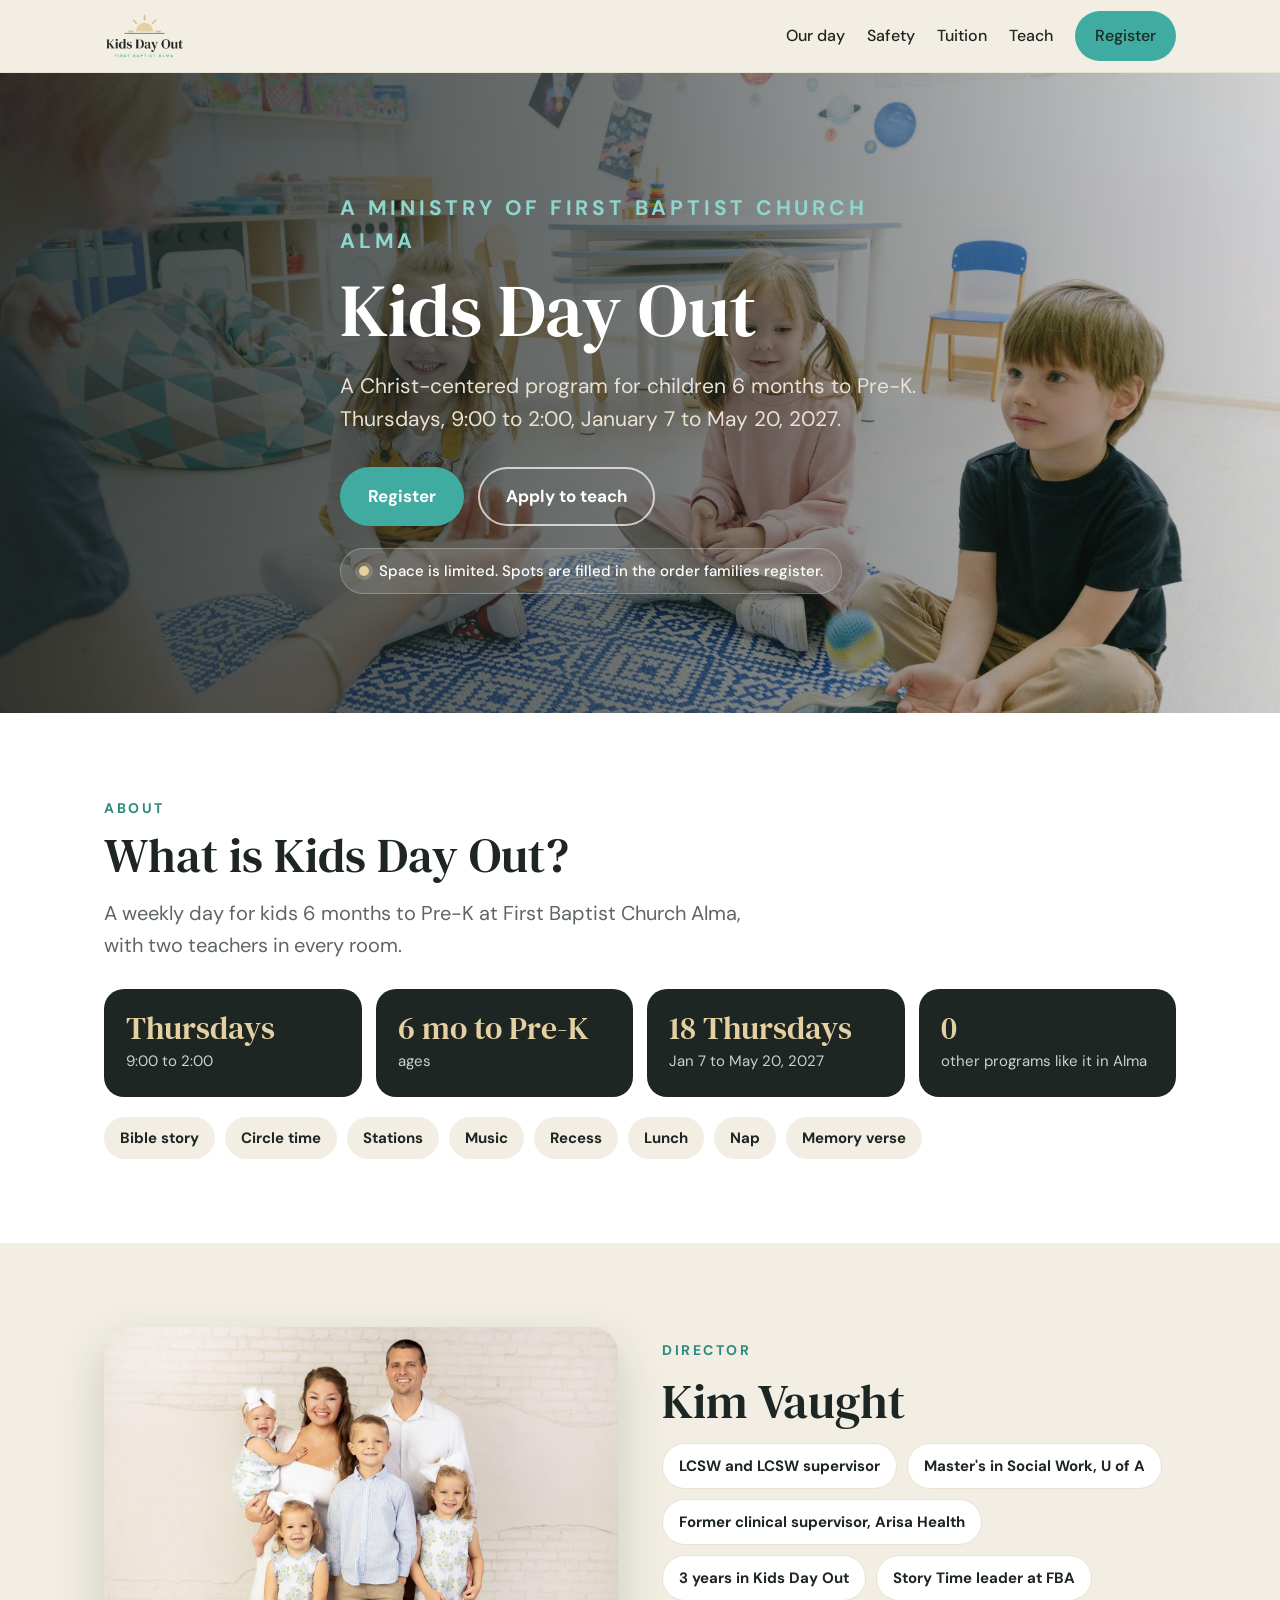
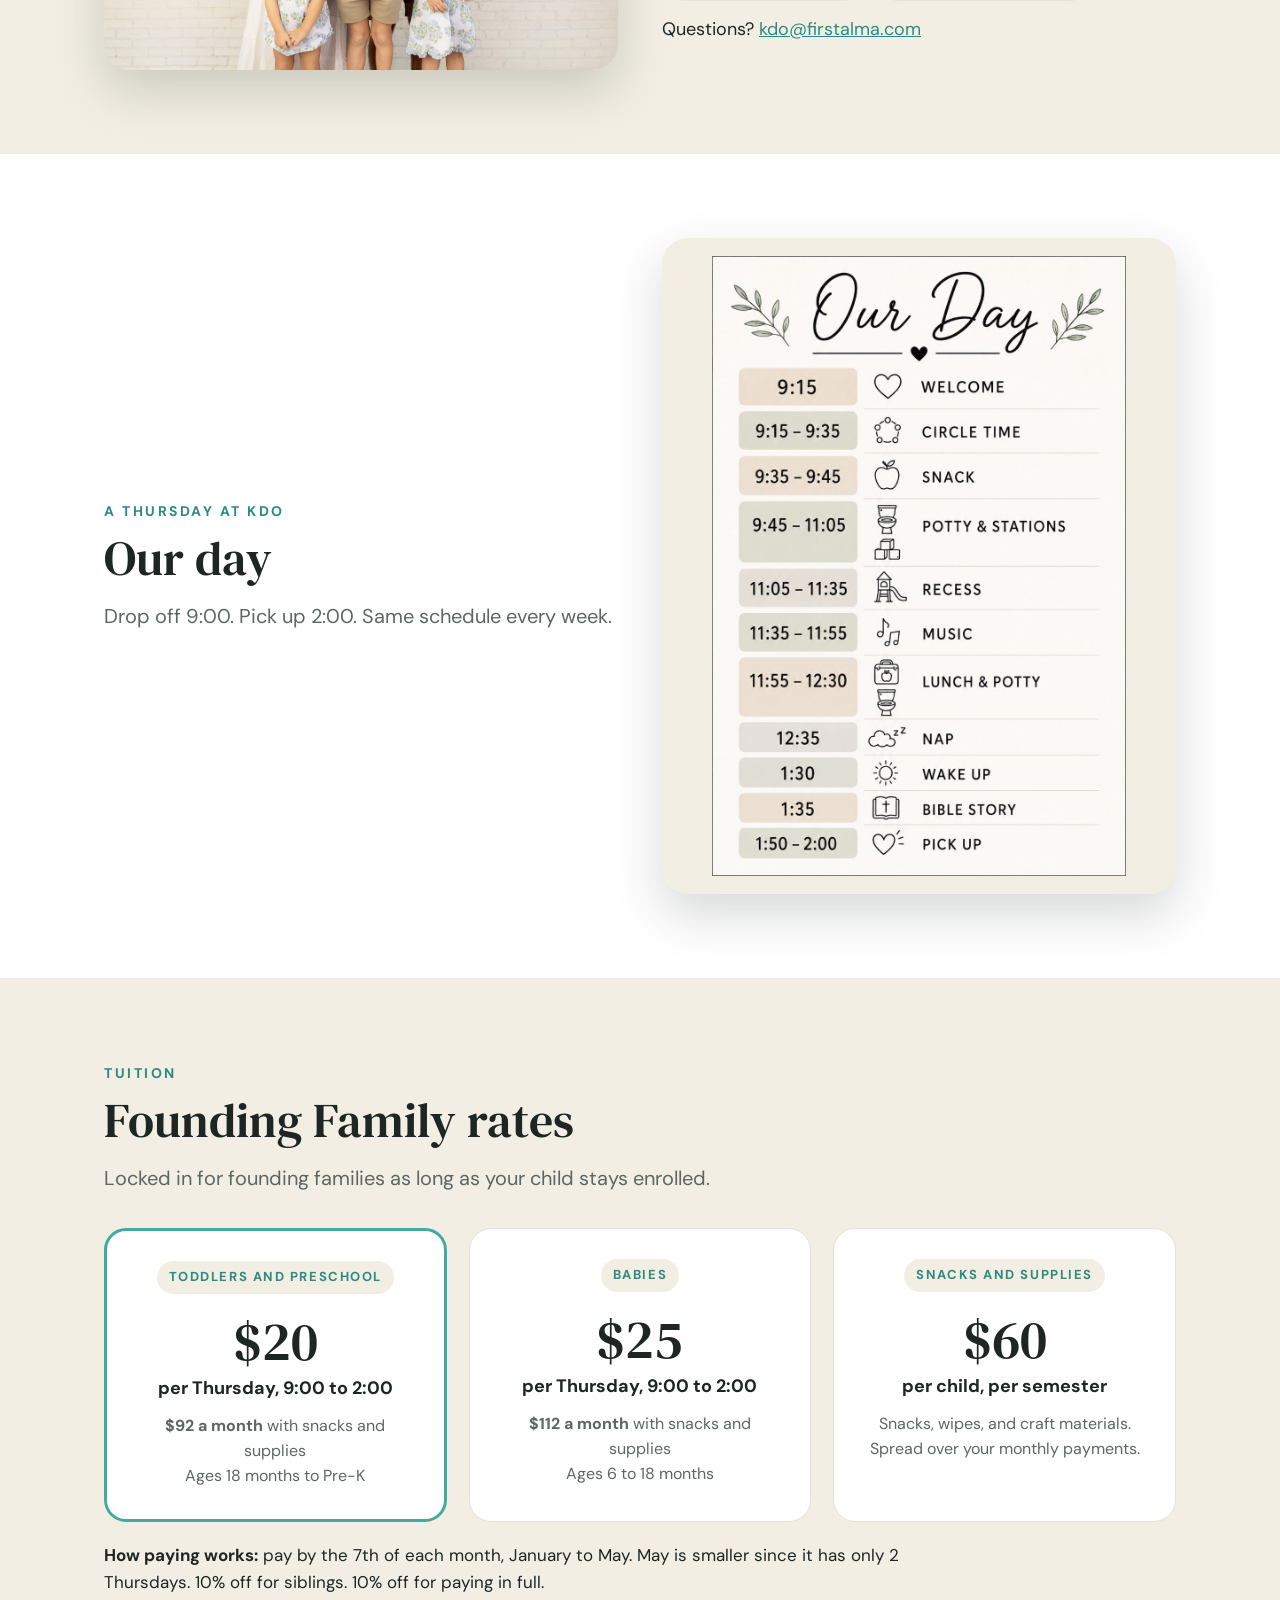
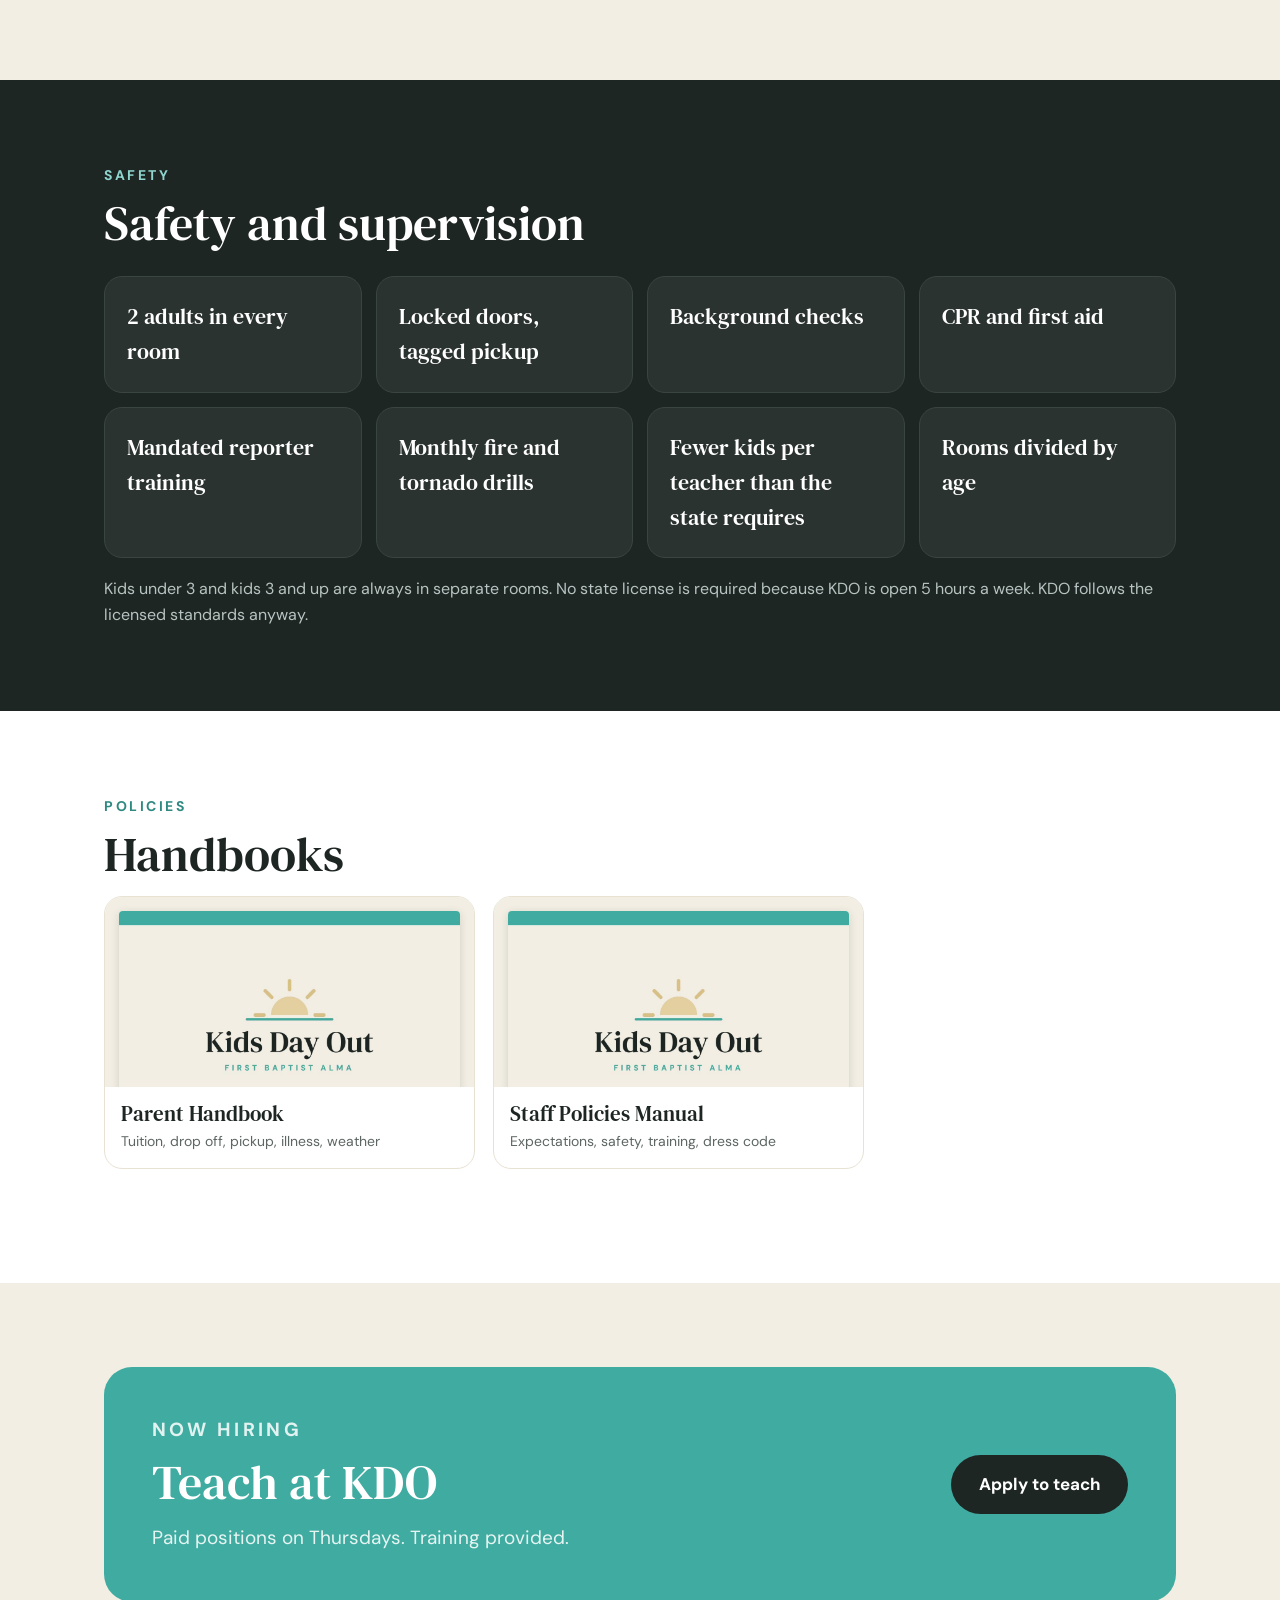
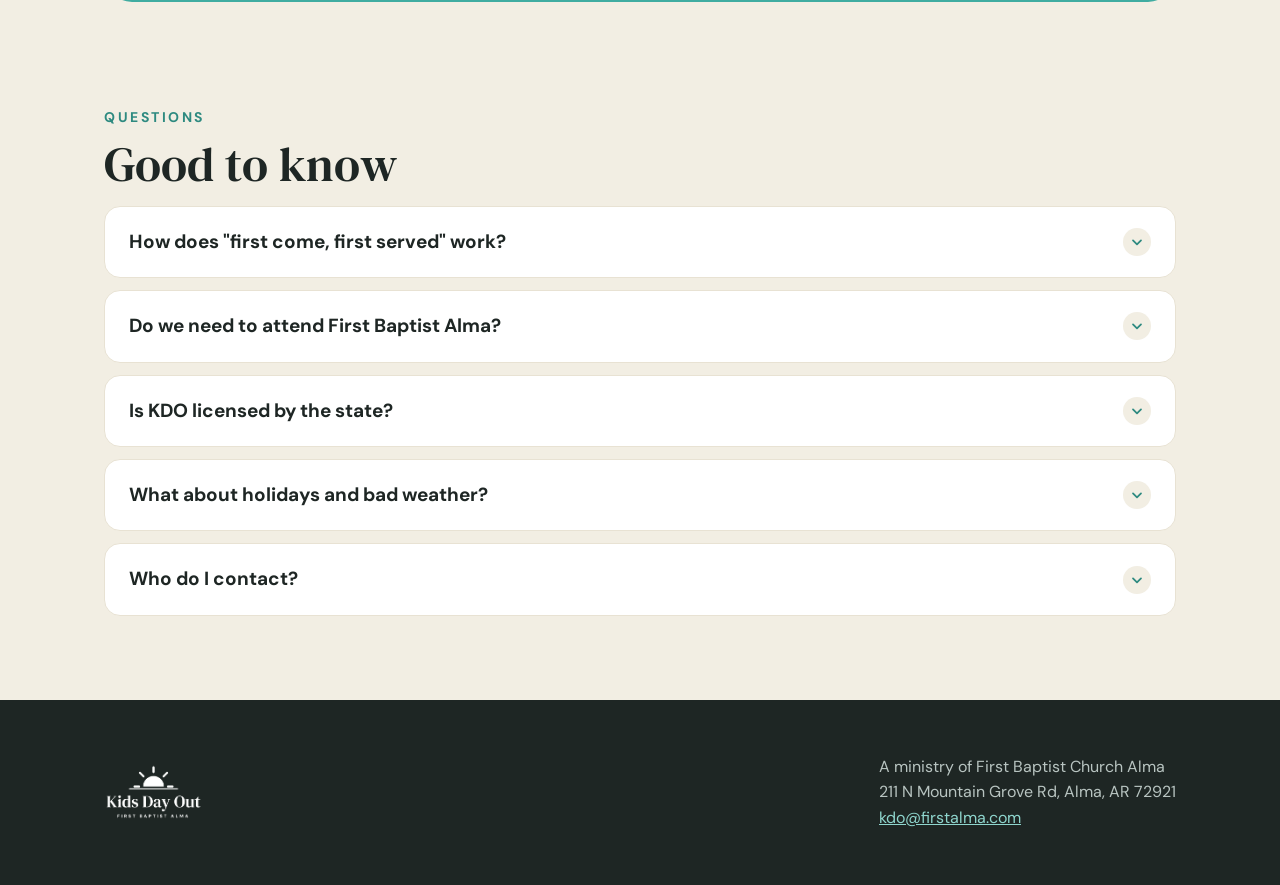
<file: index.html>
<!doctype html>
<html lang="en">
<head>
<meta charset="utf-8">
<meta name="viewport" content="width=device-width, initial-scale=1, viewport-fit=cover">
<meta name="robots" content="noindex,nofollow">
<title>Kids Day Out at First Baptist Alma</title>
<meta name="description" content="A weekly, Christ-centered day for kids 6 months to Pre-K at First Baptist Church Alma. Thursdays, 9:00 to 2:00.">
<link rel="icon" href="assets/favicon-32.png">
<link rel="apple-touch-icon" href="assets/favicon-180.png">
<link rel="preconnect" href="https://fonts.googleapis.com">
<link href="https://fonts.googleapis.com/css2?family=DM+Serif+Text&family=DM+Sans:wght@400;500;700&display=swap" rel="stylesheet">
<link rel="stylesheet" href="styles.css">
</head>
<body>

<header class="top"><div class="wrap">
  <a href="./"><img src="assets/kdo-sunrise-full.png" alt="Kids Day Out, First Baptist Alma"></a>
  <nav>
    <a class="hide-sm" href="#day">Our day</a>
    <a class="hide-sm" href="#safety">Safety</a>
    <a class="hide-sm" href="#tuition">Tuition</a>
    <a class="hide-sm" href="apply.html">Teach</a>
    <a class="btn btn-primary btn-small" href="register.html">Register</a>
  </nav>
</div></header>

<section class="hero"><div class="wrap">
  <p class="eyebrow">A ministry of First Baptist Church Alma</p>
  <h1>Kids Day Out</h1>
  <p>A Christ-centered program for children 6 months to Pre-K. Thursdays, 9:00 to 2:00, January 7 to May 20, 2027.</p>
  <div class="ctas">
    <a class="btn btn-primary" href="register.html">Register</a>
    <a class="btn btn-ghost" href="apply.html">Apply to teach</a>
  </div>
  <span class="chip"><span class="dot"></span>Space is limited. Spots are filled in the order families register.</span>
</div></section>

<section style="background:#fff"><div class="wrap">
  <p class="eyebrow">About</p>
  <h2>What is Kids Day Out?</h2>
  <p class="lead">A weekly day for kids 6 months to Pre-K at First Baptist Church Alma, with two teachers in every room.</p>
  <div class="bigfacts">
    <div><b>Thursdays</b><span>9:00 to 2:00</span></div>
    <div><b>6 mo to Pre-K</b><span>ages</span></div>
    <div><b>18 Thursdays</b><span>Jan 7 to May 20, 2027</span></div>
    <div><b>0</b><span>other programs like it in Alma</span></div>
  </div>
  <p class="tags"><span>Bible story</span><span>Circle time</span><span>Stations</span><span>Music</span><span>Recess</span><span>Lunch</span><span>Nap</span><span>Memory verse</span></p>
</div></section>

<section><div class="wrap grid2">
  <div class="photo"><img src="assets/kim-family.jpg" alt="Kim Vaught with her husband Cody and their four children"></div>
  <div class="bio">
    <p class="eyebrow">Director</p>
    <h2>Kim Vaught</h2>
    <div class="pills"><span>LCSW and LCSW supervisor</span><span>Master's in Social Work, U of A</span><span>Former clinical supervisor, Arisa Health</span><span>3 years in Kids Day Out</span><span>Story Time leader at FBA</span></div>
    <p style="margin-top:14px">Questions? <a href="mailto:kdo@firstalma.com">kdo@firstalma.com</a></p>
  </div>
</div></section>





<section id="day" style="background:#fff"><div class="wrap grid2">
  <div>
    <p class="eyebrow">A Thursday at KDO</p>
    <h2>Our day</h2>
    <p class="lead">Drop off 9:00. Pick up 2:00. Same schedule every week.</p>
    
  </div>
  <div class="photo" style="background:#F2EEE3;padding:18px"><img src="assets/our-day.jpg" alt="The KDO daily schedule from welcome at 9:15 to pickup at 2:00" style="max-height:620px;margin:0 auto"></div>
</div></section>

<section id="tuition"><div class="wrap">
  <p class="eyebrow">Tuition</p>
  <h2>Founding Family rates</h2>
  <p class="lead">Locked in for founding families as long as your child stays enrolled.</p>
  <div class="price">
    <div class="card feature"><span class="pill">Toddlers and preschool</span><div class="amt">$20</div><div class="per">per Thursday, 9:00 to 2:00</div><p><b>$92 a month</b> with snacks and supplies<br>Ages 18 months to Pre-K</p></div>
    <div class="card"><span class="pill">Babies</span><div class="amt">$25</div><div class="per">per Thursday, 9:00 to 2:00</div><p><b>$112 a month</b> with snacks and supplies<br>Ages 6 to 18 months</p></div>
    <div class="card"><span class="pill">Snacks and supplies</span><div class="amt">$60</div><div class="per">per child, per semester</div><p>Snacks, wipes, and craft materials. Spread over your monthly payments.</p></div>
  </div>
  <p class="price-note"><b>How paying works:</b> pay by the 7th of each month, January to May. May is smaller since it has only 2 Thursdays. 10% off for siblings. 10% off for paying in full.</p>
    
</div></section>

<section id="safety" class="dark"><div class="wrap">
  <p class="eyebrow">Safety</p>
  <h2>Safety and supervision</h2>
  <div class="tiles">
    <div>2 adults in every room</div><div>Locked doors, tagged pickup</div><div>Background checks</div>
    <div>CPR and first aid</div><div>Mandated reporter training</div><div>Monthly fire and tornado drills</div>
    <div>Fewer kids per teacher than the state requires</div><div>Rooms divided by age</div>
  </div>
  <p class="note-dark">Kids under 3 and kids 3 and up are always in separate rooms. No state license is required because KDO is open 5 hours a week. KDO follows the licensed standards anyway.</p>
</div></section>

<section class="ready" style="background:#fff"><div class="wrap">
  <p class="eyebrow">Policies</p>
  <h2>Handbooks</h2>
  <div class="doclist two">
    <a href="docs/KDO-Parent-Handbook.pdf" data-doc="parent" data-dl="pdf"><div class="thumb"><img src="docs/pages/parent-1.jpg" alt="" loading="lazy"></div><div class="meta"><b>Parent Handbook</b><span>Tuition, drop off, pickup, illness, weather</span></div></a>
    <a href="docs/KDO-Staff-Policies-Manual.pdf" data-doc="staff" data-dl="pdf"><div class="thumb"><img src="docs/pages/staff-1.jpg" alt="" loading="lazy"></div><div class="meta"><b>Staff Policies Manual</b><span>Expectations, safety, training, dress code</span></div></a>
  </div>
</div></section>

<section style="padding-top:84px"><div class="wrap">
  <div class="band">
    <div><p class="eyebrow" style="color:#fff;opacity:.85">Now hiring</p><h2 style="color:#fff">Teach at KDO</h2><p>Paid positions on Thursdays. Training provided.</p></div>
    <a class="btn btn-dark" href="apply.html">Apply to teach</a>
  </div>
</div></section>

<section style="padding-top:20px"><div class="wrap">
  <p class="eyebrow">Questions</p>
  <h2>Good to know</h2>
  <details class="faq"><summary>How does "first come, first served" work?</summary><p>Spots go in the order families register. A room opens only when it has two trained adults, so we never enroll more kids than we can safely care for. If your child's room is full, you'll be on the waitlist and we'll reach out as soon as a spot opens.</p></details>
  <details class="faq"><summary>Do we need to attend First Baptist Alma?</summary><p>No. Every family in Alma and the River Valley is welcome.</p></details>
  <details class="faq"><summary>Is KDO licensed by the state?</summary><p>Arkansas exempts part-time programs like Mother's Day Out from licensing when they're open 5 hours a day or less and 10 hours a week or less. KDO is open 5 hours on Thursdays. We still follow the state's licensed standards for ratios, age groups, background checks, CPR, safe sleep, and drills.</p></details>
  <details class="faq"><summary>What about holidays and bad weather?</summary><p>KDO follows the Alma Public Schools calendar. If Alma schools close or start late for weather, KDO is closed that day.</p></details>
  <details class="faq"><summary>Who do I contact?</summary><p>Email Kim Vaught at <a href="mailto:kdo@firstalma.com">kdo@firstalma.com</a>.</p></details>
</div></section>













<a class="btn btn-primary sticky-cta" href="register.html">Register</a>

<footer><div class="wrap">
  <img src="assets/kdo-sunrise-white.png" alt="Kids Day Out">
  <div>A ministry of First Baptist Church Alma<br>211 N Mountain Grove Rd, Alma, AR 72921<br><a href="mailto:kdo@firstalma.com">kdo@firstalma.com</a></div>
</div></footer>

<script src="app.js"></script>
</body>
</html>
</file>
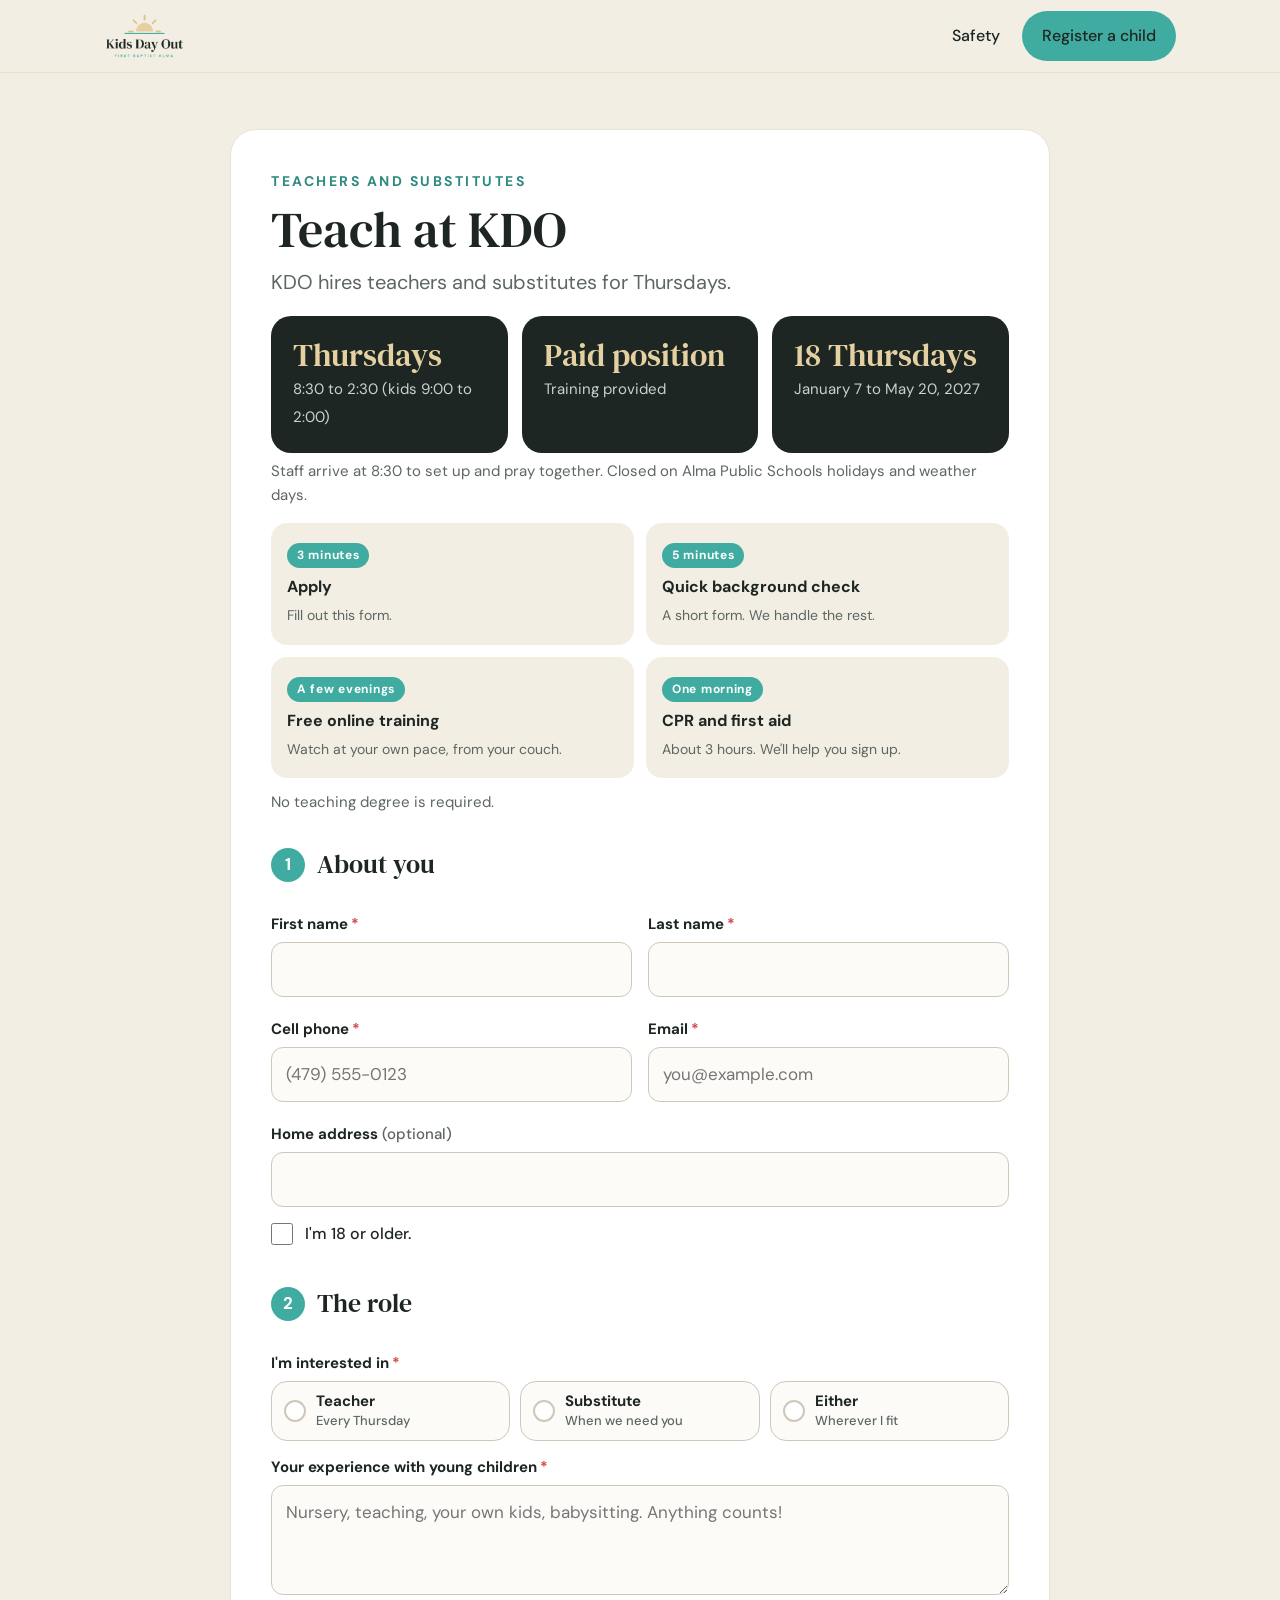
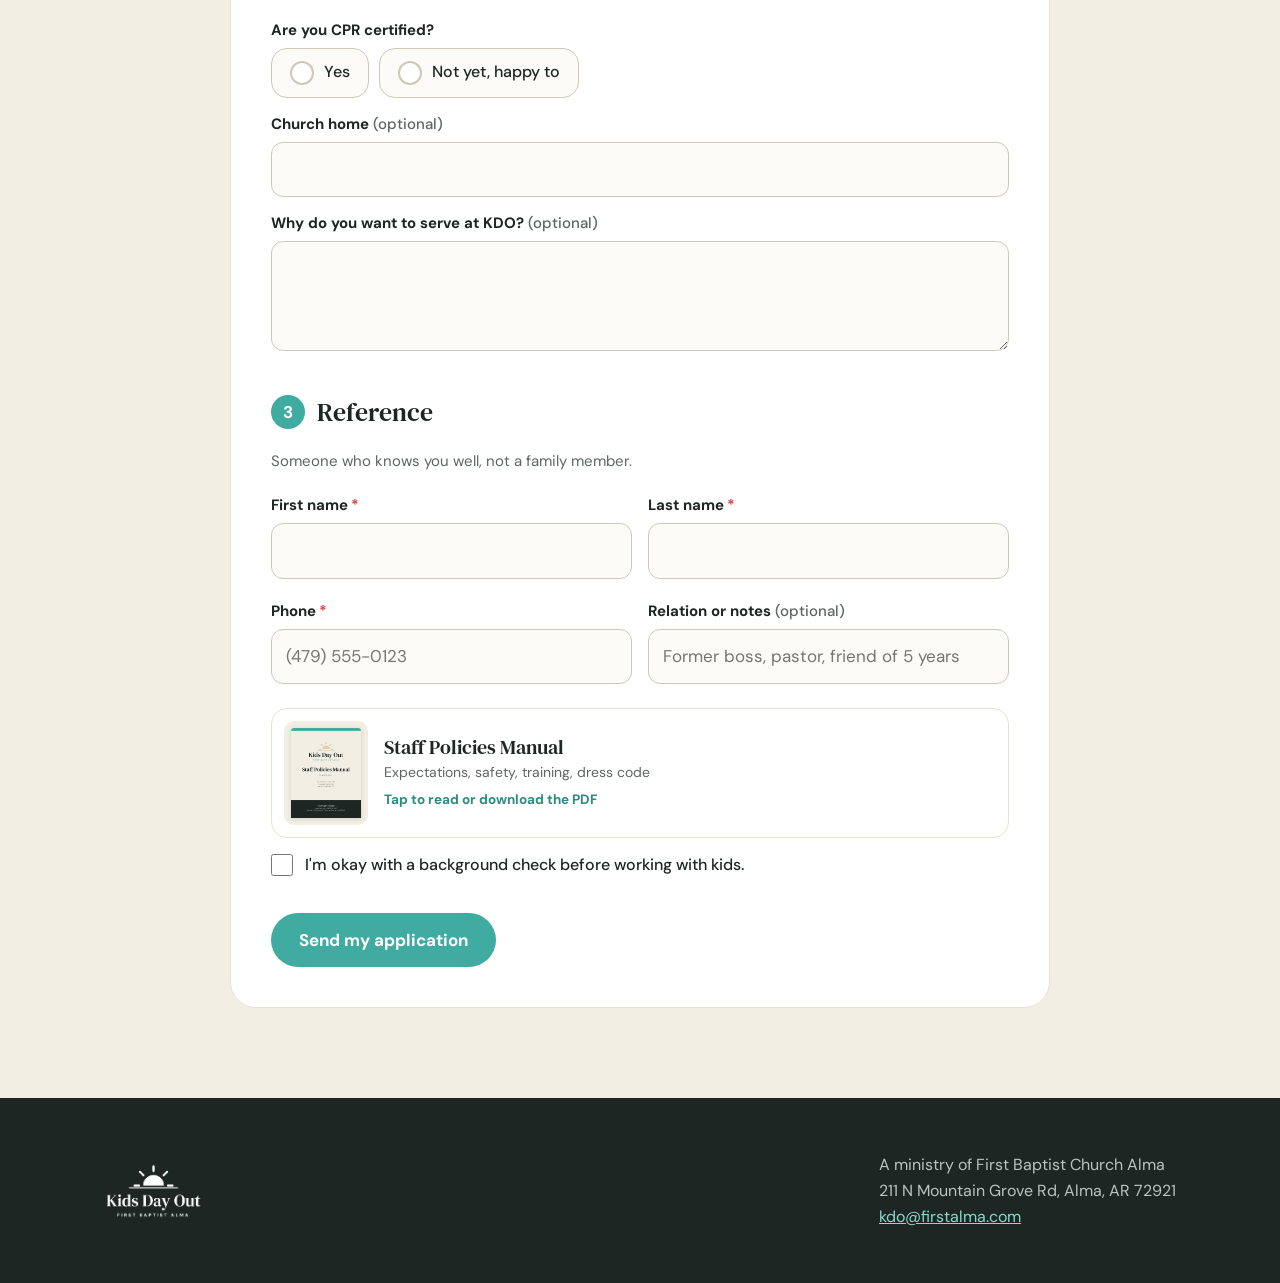
<file: apply.html>
<!doctype html>
<html lang="en">
<head>
<meta charset="utf-8">
<meta name="viewport" content="width=device-width, initial-scale=1, viewport-fit=cover">
<meta name="robots" content="noindex,nofollow">
<title>Teach at KDO | Kids Day Out at First Baptist Alma</title>
<link rel="icon" href="assets/favicon-32.png">
<link rel="apple-touch-icon" href="assets/favicon-180.png">
<link href="https://fonts.googleapis.com/css2?family=DM+Serif+Text&family=DM+Sans:wght@400;500;700&display=swap" rel="stylesheet">
<link rel="stylesheet" href="styles.css">
</head>
<body>
<header class="top"><div class="wrap">
  <a href="./"><img src="assets/kdo-sunrise-full.png" alt="Kids Day Out, First Baptist Alma"></a>
  <nav><a class="hide-sm" href="./#safety">Safety</a><a class="btn btn-primary btn-small" href="register.html">Register a child</a></nav>
</div></header>

<main class="formpage"><div class="wrap">
<div class="formcard" style="max-width:820px;margin:0 auto">
  <form id="apply-form" novalidate>
    <p class="eyebrow">Teachers and substitutes</p>
    <h1>Teach at KDO</h1>
    <p class="lead">KDO hires teachers and substitutes for Thursdays.</p>

    <div class="bigfacts" style="grid-template-columns:repeat(3,1fr);margin:18px 0 6px">
      <div><b>Thursdays</b><span>8:30 to 2:30 (kids 9:00 to 2:00)</span></div>
      <div><b>Paid position</b><span>Training provided</span></div>
      <div><b>18 Thursdays</b><span>January 7 to May 20, 2027</span></div>
    </div>
    <p class="hint">Staff arrive at 8:30 to set up and pray together. Closed on Alma Public Schools holidays and weather days.</p>
    <div class="steps4">
      <div><em>3 minutes</em><b>Apply</b><span>Fill out this form.</span></div>
      <div><em>5 minutes</em><b>Quick background check</b><span>A short form. We handle the rest.</span></div>
      <div><em>A few evenings</em><b>Free online training</b><span>Watch at your own pace, from your couch.</span></div>
      <div><em>One morning</em><b>CPR and first aid</b><span>About 3 hours. We'll help you sign up.</span></div>
    </div>
    <p class="hint" style="margin-top:12px">No teaching degree is required.</p>

    <fieldset><legend><span class="step">1</span>About you</legend>
      <div class="row">
        <div class="field"><label for="first">First name</label><input type="text" id="first" required autocomplete="given-name"><small class="err-text"></small></div>
        <div class="field"><label for="last">Last name</label><input type="text" id="last" required autocomplete="family-name"><small class="err-text"></small></div>
      </div>
      <div class="row">
        <div class="field"><label for="phone">Cell phone</label><input type="tel" id="phone" class="phone" required autocomplete="tel" placeholder="(479) 555-0123" inputmode="numeric"><small class="err-text"></small></div>
        <div class="field"><label for="email">Email</label><input type="email" id="email" class="email" required autocomplete="email" placeholder="you@example.com"><small class="err-text"></small></div>
      </div>
      <div class="field"><label for="address">Home address <span class="opt">(optional)</span></label><input type="text" id="address" autocomplete="street-address"></div>
      <label class="check"><input type="checkbox" id="adult" required><span>I'm 18 or older.</span></label>
    </fieldset>

    <fieldset><legend><span class="step">2</span>The role</legend>
      <label>I'm interested in</label>
      <div class="chips cards" role="radiogroup" aria-label="Role" data-required>
        <label class="chip-opt"><input type="radio" name="role" value="Teacher"><span><b>Teacher</b><i>Every Thursday</i></span></label>
        <label class="chip-opt"><input type="radio" name="role" value="Substitute"><span><b>Substitute</b><i>When we need you</i></span></label>
        <label class="chip-opt"><input type="radio" name="role" value="Either"><span><b>Either</b><i>Wherever I fit</i></span></label>
      </div>
      <div class="field"><label for="experience">Your experience with young children</label><textarea id="experience" rows="3" required placeholder="Nursery, teaching, your own kids, babysitting. Anything counts!"></textarea><small class="err-text"></small></div>
      <label>Are you CPR certified?</label>
      <div class="chips" role="radiogroup" aria-label="CPR certified">
        <label class="chip-opt"><input type="radio" name="cpr" value="Yes"><span>Yes</span></label>
        <label class="chip-opt"><input type="radio" name="cpr" value="Not yet, happy to get certified"><span>Not yet, happy to</span></label>
      </div>
      <div class="field"><label for="churchHome">Church home <span class="opt">(optional)</span></label><input type="text" id="churchHome"></div>
      <div class="field"><label for="why">Why do you want to serve at KDO? <span class="opt">(optional)</span></label><textarea id="why" rows="3"></textarea></div>
    </fieldset>

    <fieldset><legend><span class="step">3</span>Reference</legend>
      <p class="hint">Someone who knows you well, not a family member.</p>
      <div class="row">
        <div class="field"><label for="refFirst">First name</label><input type="text" id="refFirst" required><small class="err-text"></small></div>
        <div class="field"><label for="refLast">Last name</label><input type="text" id="refLast" required><small class="err-text"></small></div>
      </div>
      <div class="row">
        <div class="field"><label for="refPhone">Phone</label><input type="tel" id="refPhone" class="phone" required placeholder="(479) 555-0123" inputmode="numeric"><small class="err-text"></small></div>
        <div class="field"><label for="refRel">Relation or notes <span class="opt">(optional)</span></label><input type="text" id="refRel" placeholder="Former boss, pastor, friend of 5 years"></div>
      </div>
      <a class="doccard" href="docs/KDO-Staff-Policies-Manual.pdf" data-doc="staff" data-dl="pdf"><div class="thumb"><img src="docs/pages/staff-1.jpg" alt="" loading="lazy"></div><div><b>Staff Policies Manual</b><span>Expectations, safety, training, dress code</span><em>Tap to read or download the PDF</em></div></a>
      <label class="check"><input type="checkbox" id="consent" required><span>I'm okay with a background check before working with kids.</span></label>
    </fieldset>

    <div class="hp" aria-hidden="true"><label for="website">Website</label><input type="text" id="website" tabindex="-1" autocomplete="off"></div>
    <div class="submit"><button class="btn btn-primary" type="submit" id="submit-btn">Send my application</button><span class="msg" id="msg" role="status"></span></div>
  </form>

  <div class="thanks" id="thanks">
    <img src="assets/kdo-mark-full.png" alt="" style="width:120px;margin:0 auto 18px">
    <h2>Application received</h2>
    <p class="lead" style="margin:0 auto">Thank you. Kim will contact you about next steps.</p>
    <p style="margin-top:22px"><a class="btn btn-primary" href="./">Back to KDO</a></p>
  </div>
</div>
</div></main>

<footer><div class="wrap">
  <img src="assets/kdo-sunrise-white.png" alt="Kids Day Out">
  <div>A ministry of First Baptist Church Alma<br>211 N Mountain Grove Rd, Alma, AR 72921<br><a href="mailto:kdo@firstalma.com">kdo@firstalma.com</a></div>
</div></footer>
<script src="app.js"></script>
</body>
</html>
</file>
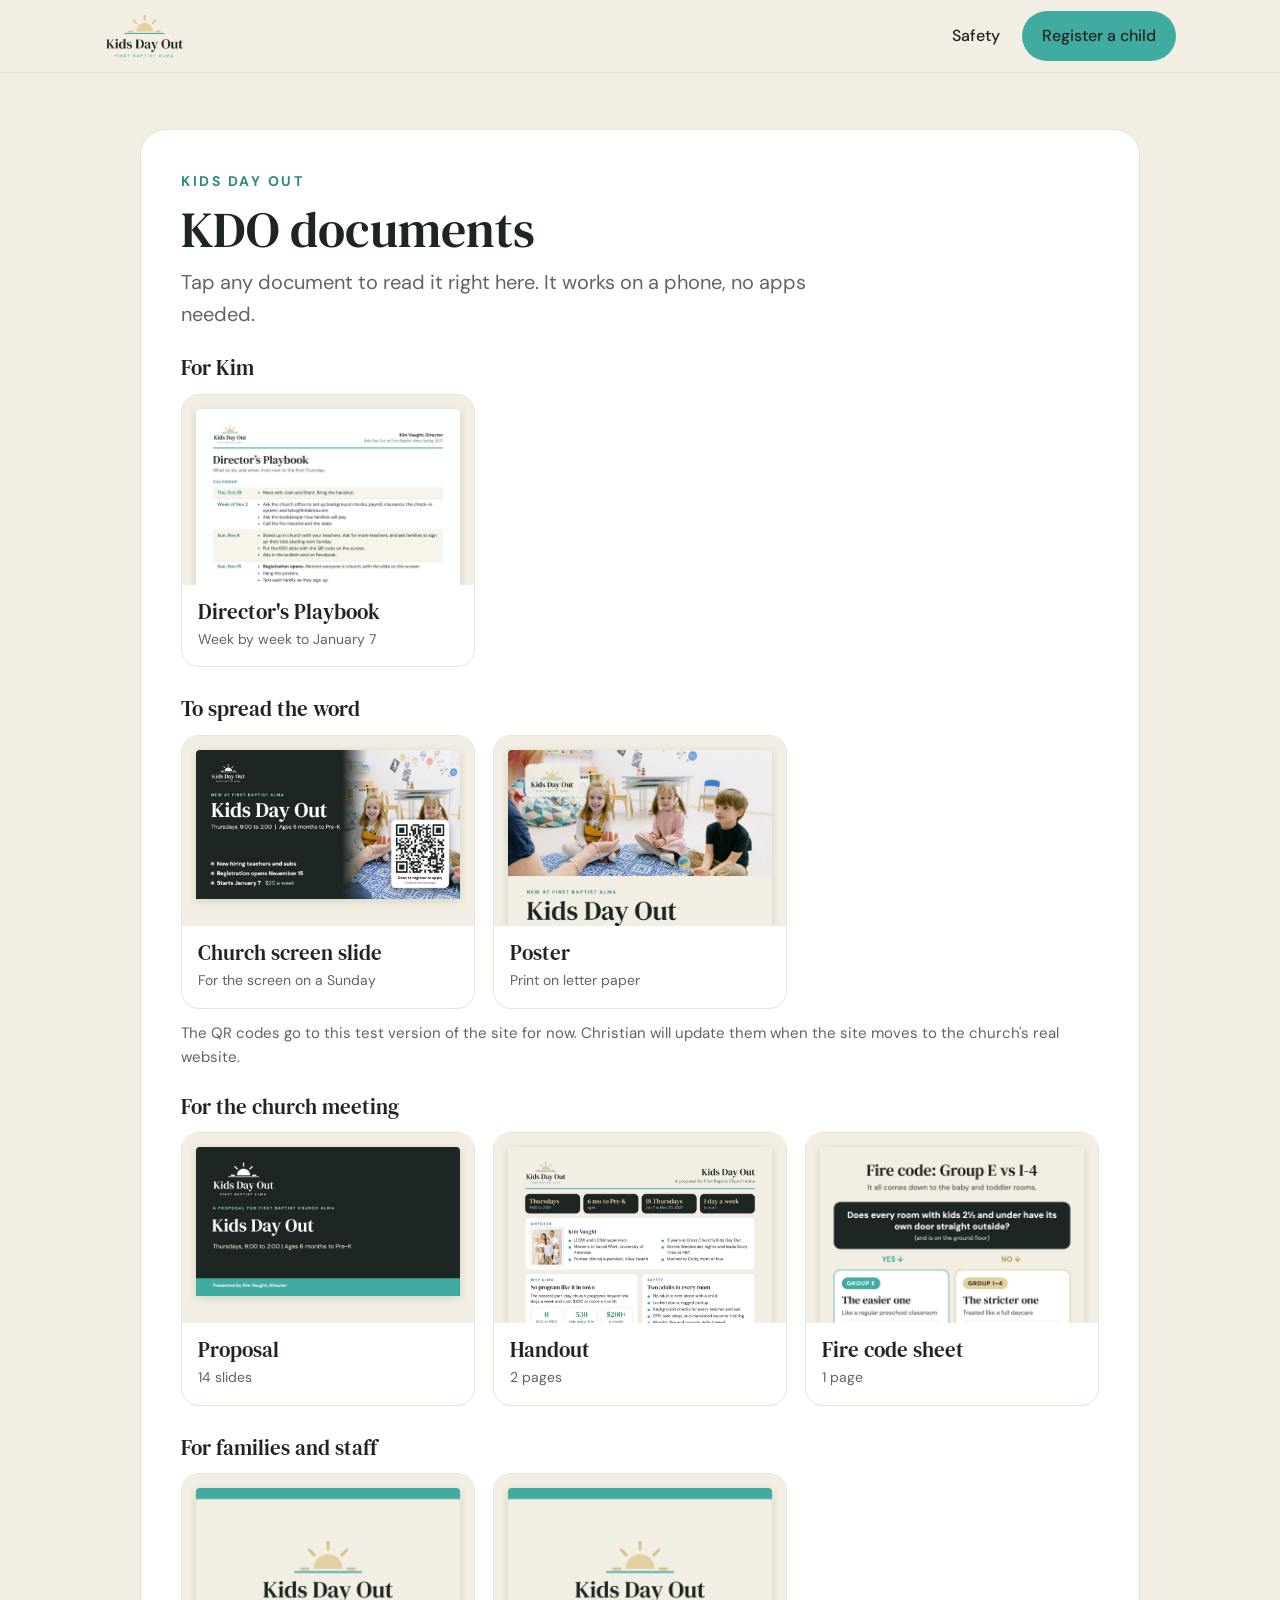
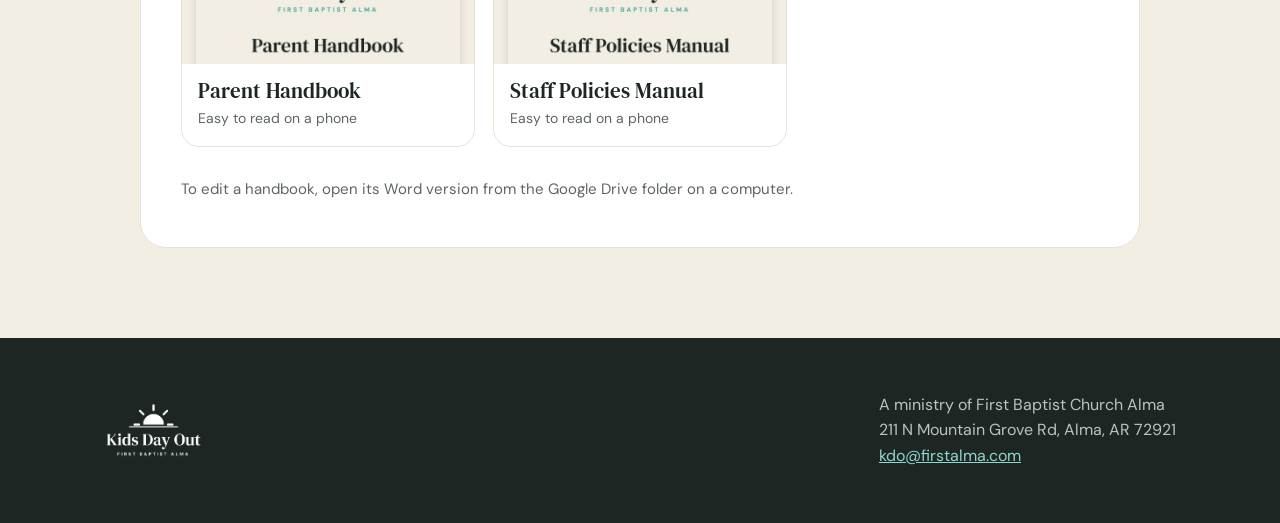
<file: files.html>
<!doctype html>
<html lang="en">
<head>
<meta charset="utf-8">
<meta name="viewport" content="width=device-width, initial-scale=1, viewport-fit=cover">
<meta name="robots" content="noindex,nofollow">
<title>KDO documents | Kids Day Out at First Baptist Alma</title>
<link rel="icon" href="assets/favicon-32.png">
<link rel="apple-touch-icon" href="assets/favicon-180.png">
<link href="https://fonts.googleapis.com/css2?family=DM+Serif+Text&family=DM+Sans:wght@400;500;700&display=swap" rel="stylesheet">
<link rel="stylesheet" href="styles.css">
</head>
<body>
<header class="top"><div class="wrap">
  <a href="./"><img src="assets/kdo-sunrise-full.png" alt="Kids Day Out, First Baptist Alma"></a>
  <nav><a class="hide-sm" href="./#safety">Safety</a><a class="btn btn-primary btn-small" href="register.html">Register a child</a></nav>
</div></header>

<main class="formpage"><div class="wrap">
<div class="formcard" style="max-width:1000px;margin:0 auto">
  <p class="eyebrow">Kids Day Out</p>
  <h1>KDO documents</h1>
  <p class="lead">Tap any document to read it right here. It works on a phone, no apps needed.</p>
  <h3 class="mini">For Kim</h3>
  <div class="doclist">
    <a href="#view=playbook" data-doc="playbook"><div class="thumb"><img src="docs/pages/playbook-1.jpg" alt="" loading="lazy"></div><div class="meta"><b>Director's Playbook</b><span>Week by week to January 7</span></div></a>
  </div>
  <h3 class="mini">To spread the word</h3>
  <div class="doclist">
    <a href="#view=slide" data-doc="slide"><div class="thumb"><img src="docs/pages/slide-1.jpg" alt="" loading="lazy"></div><div class="meta"><b>Church screen slide</b><span>For the screen on a Sunday</span></div></a>
    <a href="#view=poster" data-doc="poster"><div class="thumb"><img src="docs/pages/poster-1.jpg" alt="" loading="lazy"></div><div class="meta"><b>Poster</b><span>Print on letter paper</span></div></a>
  </div>
  <p class="hint" style="margin-top:-18px;margin-bottom:26px">The QR codes go to this test version of the site for now. Christian will update them when the site moves to the church's real website.</p>
  <h3 class="mini">For the church meeting</h3>
  <div class="doclist">
    <a href="#view=proposal" data-doc="proposal"><div class="thumb"><img src="docs/pages/proposal-1.jpg" alt="" loading="lazy"></div><div class="meta"><b>Proposal</b><span>14 slides</span></div></a>
    <a href="#view=handout" data-doc="handout"><div class="thumb"><img src="docs/pages/handout-1.jpg" alt="" loading="lazy"></div><div class="meta"><b>Handout</b><span>2 pages</span></div></a>
    <a href="#view=firecode" data-doc="firecode"><div class="thumb"><img src="docs/pages/firecode-1.jpg" alt="" loading="lazy"></div><div class="meta"><b>Fire code sheet</b><span>1 page</span></div></a>
  </div>
  <h3 class="mini">For families and staff</h3>
  <div class="doclist">
    <a href="#view=parent" data-doc="parent"><div class="thumb"><img src="docs/pages/parent-1.jpg" alt="" loading="lazy"></div><div class="meta"><b>Parent Handbook</b><span>Easy to read on a phone</span></div></a>
    <a href="#view=staff" data-doc="staff"><div class="thumb"><img src="docs/pages/staff-1.jpg" alt="" loading="lazy"></div><div class="meta"><b>Staff Policies Manual</b><span>Easy to read on a phone</span></div></a>
  </div>
  <p class="hint">To edit a handbook, open its Word version from the Google Drive folder on a computer.</p>
</div>
</div></main>

<footer><div class="wrap">
  <img src="assets/kdo-sunrise-white.png" alt="Kids Day Out">
  <div>A ministry of First Baptist Church Alma<br>211 N Mountain Grove Rd, Alma, AR 72921<br><a href="mailto:kdo@firstalma.com">kdo@firstalma.com</a></div>
</div></footer>
<script src="app.js"></script>
</body>
</html>
</file>
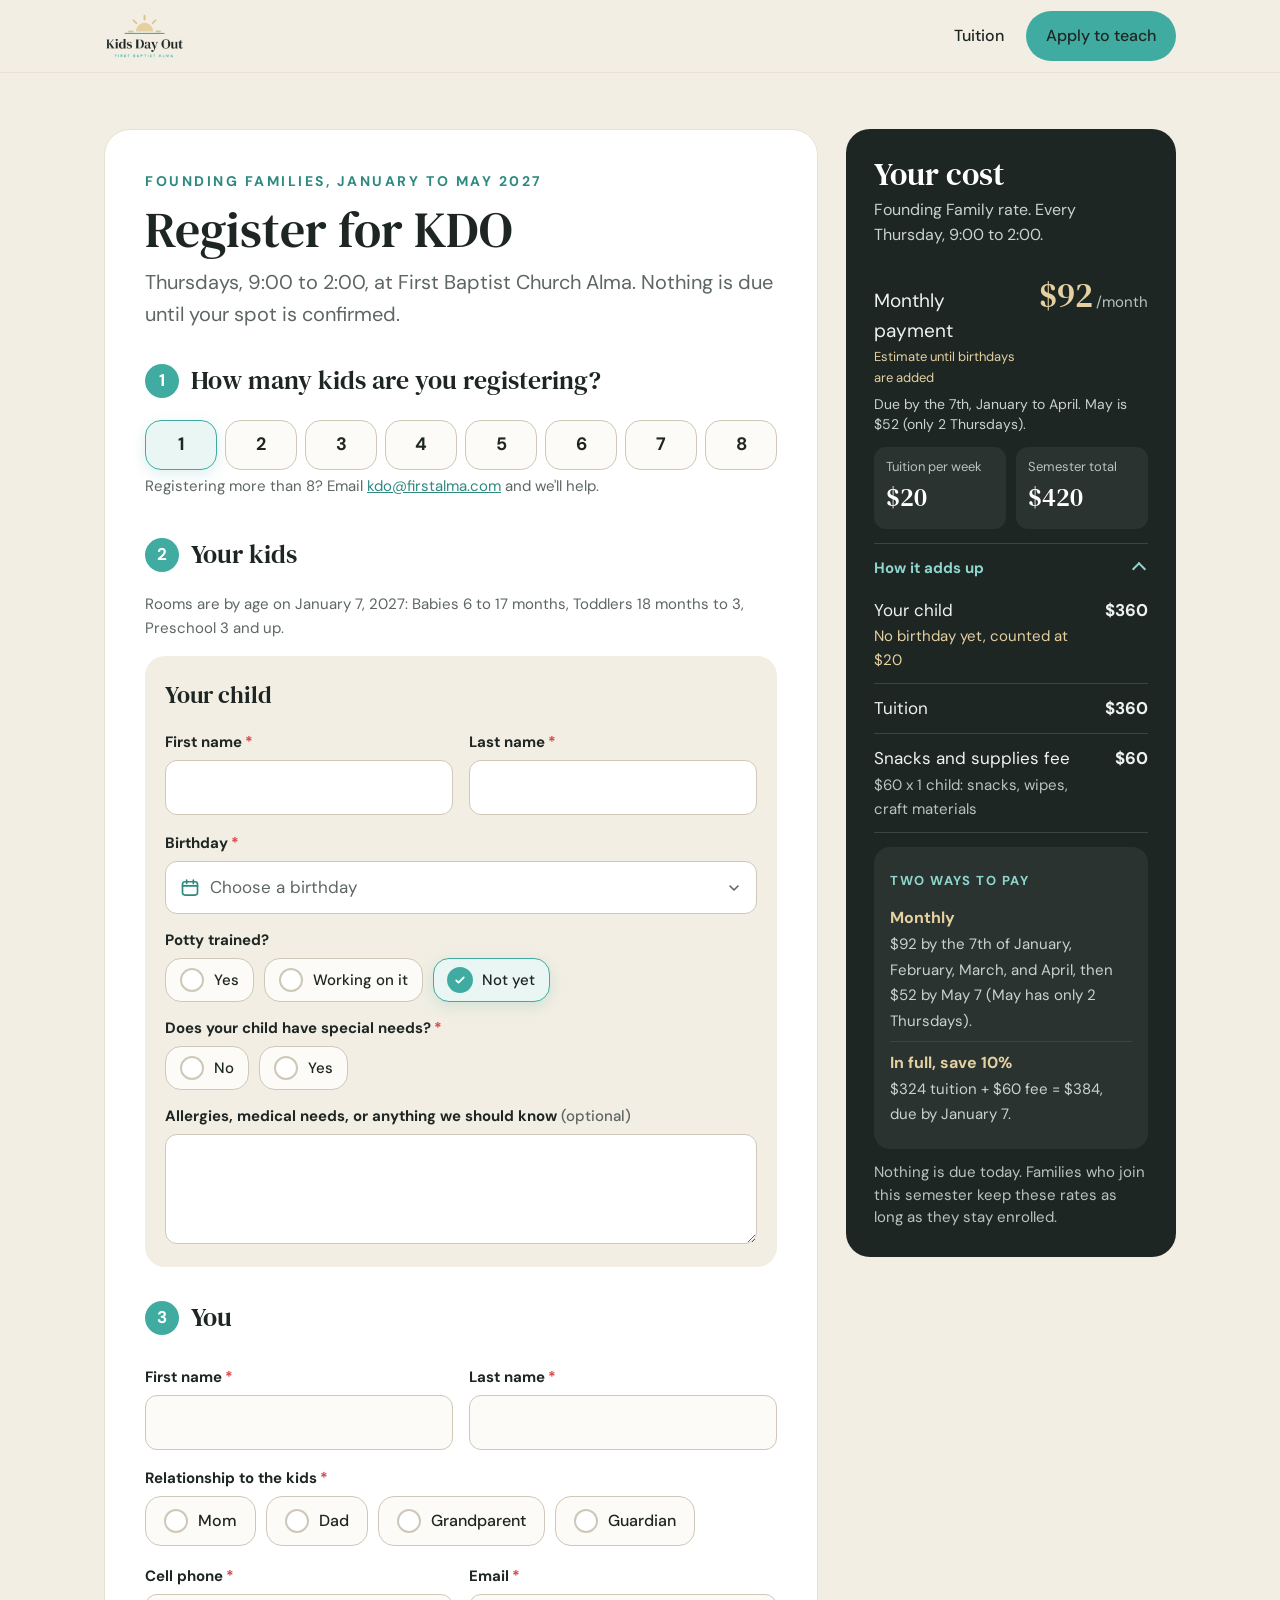
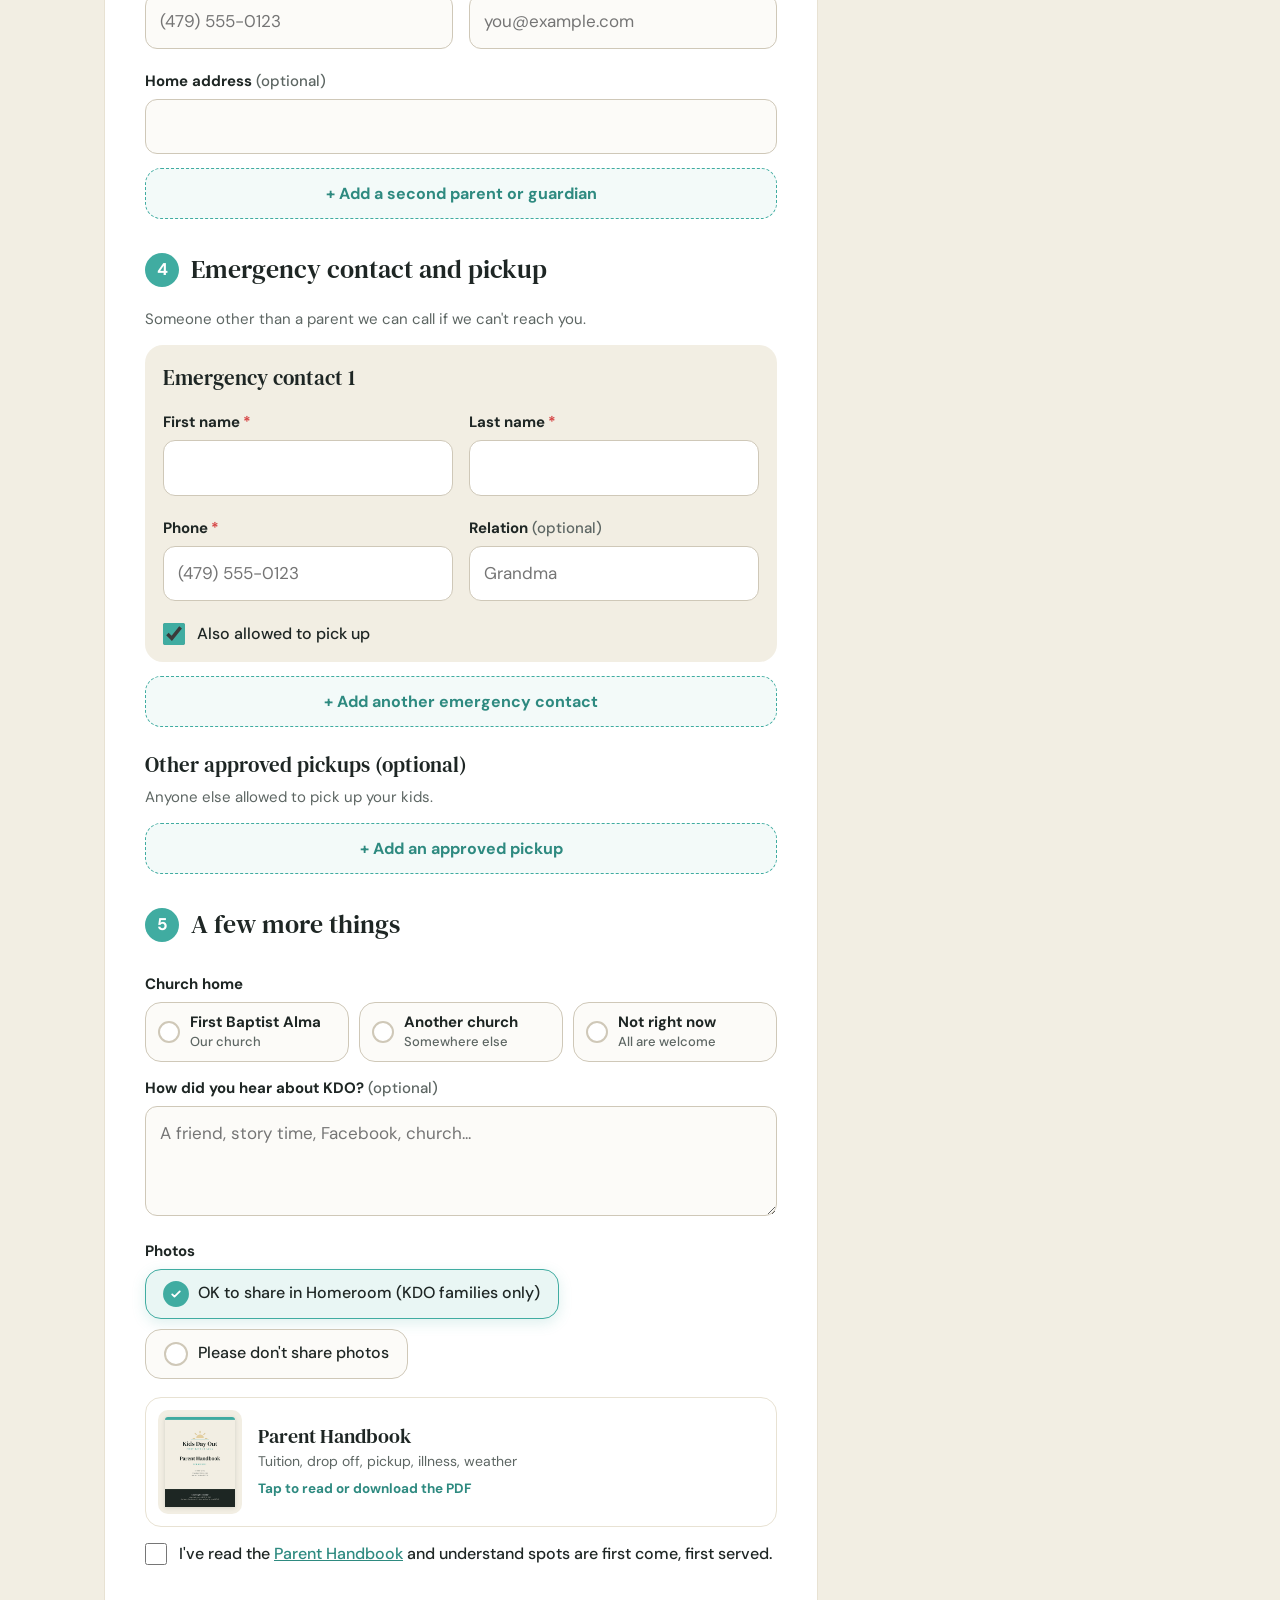
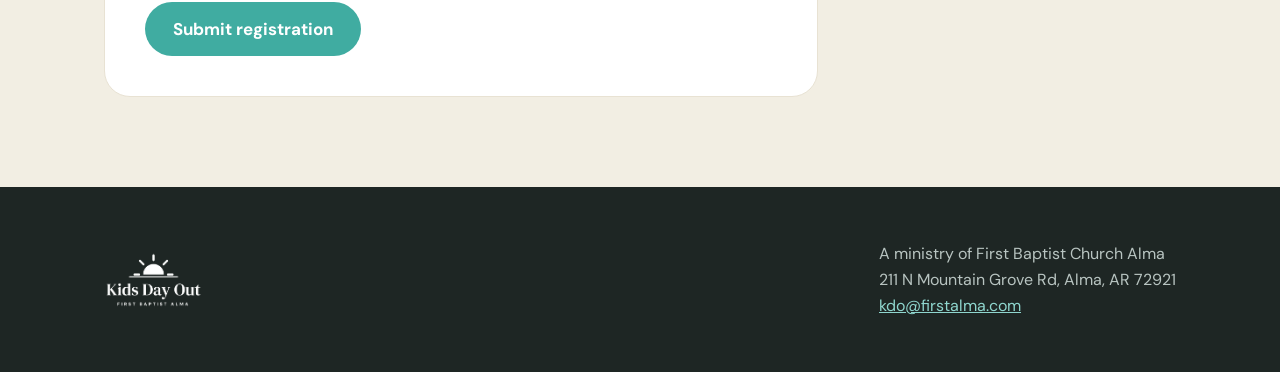
<file: register.html>
<!doctype html>
<html lang="en">
<head>
<meta charset="utf-8">
<meta name="viewport" content="width=device-width, initial-scale=1, viewport-fit=cover">
<meta name="robots" content="noindex,nofollow">
<title>Register | Kids Day Out at First Baptist Alma</title>
<link rel="icon" href="assets/favicon-32.png">
<link rel="apple-touch-icon" href="assets/favicon-180.png">
<link href="https://fonts.googleapis.com/css2?family=DM+Serif+Text&family=DM+Sans:wght@400;500;700&display=swap" rel="stylesheet">
<link rel="stylesheet" href="styles.css">
</head>
<body>
<header class="top"><div class="wrap">
  <a href="./"><img src="assets/kdo-sunrise-full.png" alt="Kids Day Out, First Baptist Alma"></a>
  <nav><a class="hide-sm" href="./#tuition">Tuition</a><a class="btn btn-primary btn-small" href="apply.html">Apply to teach</a></nav>
</div></header>

<main class="formpage"><div class="wrap reg-layout">
<div class="formcard">
  <form id="reg-form" novalidate>
    <p class="eyebrow">Founding families, January to May 2027</p>
    <h1>Register for KDO</h1>
    <p class="lead">Thursdays, 9:00 to 2:00, at First Baptist Church Alma. Nothing is due until your spot is confirmed.</p>

    <fieldset>
      <legend><span class="step">1</span>How many kids are you registering?</legend>
      <div class="chips count" id="kid-count" role="radiogroup" aria-label="Number of kids">
        <label class="chip-opt"><input type="radio" name="kidCount" value="1" checked><span>1</span></label>
        <label class="chip-opt"><input type="radio" name="kidCount" value="2"><span>2</span></label>
        <label class="chip-opt"><input type="radio" name="kidCount" value="3"><span>3</span></label>
        <label class="chip-opt"><input type="radio" name="kidCount" value="4"><span>4</span></label>
        <label class="chip-opt"><input type="radio" name="kidCount" value="5"><span>5</span></label>
        <label class="chip-opt"><input type="radio" name="kidCount" value="6"><span>6</span></label>
        <label class="chip-opt"><input type="radio" name="kidCount" value="7"><span>7</span></label>
        <label class="chip-opt"><input type="radio" name="kidCount" value="8"><span>8</span></label>
      </div>
      <p class="hint">Registering more than 8? Email <a href="mailto:kdo@firstalma.com">kdo@firstalma.com</a> and we'll help.</p>
    </fieldset>

    <fieldset>
      <legend><span class="step">2</span>Your kids</legend>
      <p class="hint">Rooms are by age on January 7, 2027: Babies 6 to 17 months, Toddlers 18 months to 3, Preschool 3 and up.</p>
      <div id="kids"></div>
    </fieldset>

    <fieldset>
      <legend><span class="step">3</span>You</legend>
      <div class="row">
        <div class="field"><label for="pFirst">First name</label><input type="text" id="pFirst" required autocomplete="given-name"></div>
        <div class="field"><label for="pLast">Last name</label><input type="text" id="pLast" required autocomplete="family-name"></div>
      </div>
      <label>Relationship to the kids</label>
      <div class="chips" role="radiogroup" aria-label="Relationship" data-required>
        <label class="chip-opt"><input type="radio" name="relation" value="Mom"><span>Mom</span></label>
        <label class="chip-opt"><input type="radio" name="relation" value="Dad"><span>Dad</span></label>
        <label class="chip-opt"><input type="radio" name="relation" value="Grandparent"><span>Grandparent</span></label>
        <label class="chip-opt"><input type="radio" name="relation" value="Guardian"><span>Guardian</span></label>
      </div>
      <div class="row">
        <div class="field"><label for="pPhone">Cell phone</label><input type="tel" id="pPhone" class="phone" required autocomplete="tel" placeholder="(479) 555-0123" inputmode="numeric"><small class="err-text"></small></div>
        <div class="field"><label for="pEmail">Email</label><input type="email" id="pEmail" class="email" required autocomplete="email" placeholder="you@example.com"><small class="err-text"></small></div>
      </div>
      <div class="field"><label for="address">Home address <span class="opt">(optional)</span></label><input type="text" id="address" autocomplete="street-address"></div>
      <button type="button" class="add-btn" id="add-p2">+ Add a second parent or guardian</button>
      <div class="sub-card" id="p2" hidden>
        <div class="sub-head"><b>Second parent or guardian</b><button type="button" class="rm-btn" id="rm-p2">Remove</button></div>
        <div class="row">
          <div class="field"><label for="p2First">First name</label><input type="text" id="p2First" required><small class="err-text"></small></div>
          <div class="field"><label for="p2Last">Last name</label><input type="text" id="p2Last" required><small class="err-text"></small></div>
        </div>
        <label>Relationship to the kids</label>
        <div class="chips" role="radiogroup" aria-label="Second parent relationship" data-required>
          <label class="chip-opt"><input type="radio" name="p2Relation" value="Mom"><span>Mom</span></label>
          <label class="chip-opt"><input type="radio" name="p2Relation" value="Dad"><span>Dad</span></label>
          <label class="chip-opt"><input type="radio" name="p2Relation" value="Grandparent"><span>Grandparent</span></label>
          <label class="chip-opt"><input type="radio" name="p2Relation" value="Guardian"><span>Guardian</span></label>
        </div>
        <div class="row">
          <div class="field"><label for="p2Phone">Cell phone</label><input type="tel" id="p2Phone" class="phone" required placeholder="(479) 555-0123" inputmode="numeric"><small class="err-text"></small></div>
          <div class="field"><label for="p2Email">Email</label><input type="email" id="p2Email" class="email" required placeholder="you@example.com"><small class="err-text"></small></div>
        </div>
      </div>
    </fieldset>

    <fieldset>
      <legend><span class="step">4</span>Emergency contact and pickup</legend>
      <p class="hint">Someone other than a parent we can call if we can't reach you.</p>
      <div id="contacts"></div>
      <button type="button" class="add-btn" id="add-contact">+ Add another emergency contact</button>
      <h3 class="mini">Other approved pickups <span class="opt">(optional)</span></h3>
      <p class="hint">Anyone else allowed to pick up your kids.</p>
      <div id="pickups"></div>
      <button type="button" class="add-btn" id="add-pickup">+ Add an approved pickup</button>
    </fieldset>

    <fieldset>
      <legend><span class="step">5</span>A few more things</legend>
      <label>Church home</label>
      <div class="chips cards" role="radiogroup" aria-label="Church home">
        <label class="chip-opt"><input type="radio" name="church" value="First Baptist Alma"><span><b>First Baptist Alma</b><i>Our church</i></span></label>
        <label class="chip-opt"><input type="radio" name="church" value="Another church"><span><b>Another church</b><i>Somewhere else</i></span></label>
        <label class="chip-opt"><input type="radio" name="church" value="No church home"><span><b>Not right now</b><i>All are welcome</i></span></label>
      </div>
      <div class="field"><label for="heard">How did you hear about KDO? <span class="opt">(optional)</span></label><textarea id="heard" rows="3" placeholder="A friend, story time, Facebook, church..."></textarea></div>
      <label>Photos</label>
      <div class="chips stack" role="radiogroup" aria-label="Photo permission">
        <label class="chip-opt"><input type="radio" name="photos" value="yes" checked><span>OK to share in Homeroom (KDO families only)</span></label>
        <label class="chip-opt"><input type="radio" name="photos" value="no"><span>Please don't share photos</span></label>
      </div>
      <a class="doccard" href="docs/KDO-Parent-Handbook.pdf" data-doc="parent" data-dl="pdf"><div class="thumb"><img src="docs/pages/parent-1.jpg" alt="" loading="lazy"></div><div><b>Parent Handbook</b><span>Tuition, drop off, pickup, illness, weather</span><em>Tap to read or download the PDF</em></div></a>
      <label class="check"><input type="checkbox" id="agree" required><span>I've read the <a href="docs/KDO-Parent-Handbook.pdf" data-doc="parent" data-dl="pdf">Parent Handbook</a> and understand spots are first come, first served.</span></label>
    </fieldset>

    <div class="hp" aria-hidden="true"><label for="website">Website</label><input type="text" id="website" tabindex="-1" autocomplete="off"></div>
    <div id="pc-slot"></div>
    <div class="submit"><button class="btn btn-primary" type="submit" id="submit-btn">Submit registration</button><span class="msg" id="msg" role="status"></span></div>
  </form>

  <div class="thanks" id="thanks">
    <img src="assets/kdo-mark-full.png" alt="" style="width:120px;margin:0 auto 18px">
    <h2>Registration received</h2>
    <p class="lead" id="thanks-text" style="margin:0 auto">Thanks for registering. Spots are assigned in the order families sign up, and Kim will reach out within a few days to confirm your spot and next steps.</p>
    <p style="margin-top:22px"><a class="btn btn-primary" href="./">Back to KDO</a></p>
  </div>
</div>

<aside class="price-card" id="price-card">
  <h2 class="pc-title">Your cost</h2>
  <p class="pc-sub">Founding Family rate. Every Thursday, 9:00 to 2:00.</p>
  <div class="pc-row pc-total"><span id="pc-total-label">Monthly payment</span><b><span id="pc-month"></span><small class="pc-mo">/month</small></b></div>
  <p class="pc-due" id="pc-due"></p>
  <div class="pc-per"><div><small>Tuition per week</small><b id="pc-week"></b></div><div><small>Semester total</small><b id="pc-total"></b></div></div>
  <details class="pc-more" id="pc-more" open>
    <summary>How it adds up</summary>
    <div class="pc-more-body">
      <div id="price-lines"></div>
      <div class="pc-pay">
        <p class="pc-pay-title">Two ways to pay</p>
        <div class="pc-opt"><b>Monthly</b><span id="pc-monthly"></span></div>
        <div class="pc-opt"><b>In full, save 10%</b><span id="pc-full"></span></div>
      </div>
    </div>
  </details>
  <p class="pc-note">Nothing is due today. Families who join this semester keep these rates as long as they stay enrolled.</p>
</aside>
</div></main>

<div class="price-bar"><div><small id="price-bar-label">Monthly payment</small><b id="price-bar-amt"></b><small class="pb-week" id="price-bar-week"></small></div><a class="btn btn-primary" href="#price-card">See the math</a></div>

<template id="person-tpl">
  <div class="sub-card person">
    <div class="sub-head"><b class="p-title"></b><button type="button" class="rm-btn">Remove</button></div>
    <div class="row">
      <div class="field"><label>First name</label><input type="text" class="p-first" required><small class="err-text"></small></div>
      <div class="field"><label>Last name</label><input type="text" class="p-last" required><small class="err-text"></small></div>
    </div>
    <div class="row">
      <div class="field"><label>Phone</label><input type="tel" class="phone p-phone" required placeholder="(479) 555-0123" inputmode="numeric"><small class="err-text"></small></div>
      <div class="field"><label>Relation <span class="opt">(optional)</span></label><input type="text" class="p-rel" placeholder="Grandma"></div>
    </div>
    <label class="check p-pick-wrap"><input type="checkbox" class="p-pick" checked><span>Also allowed to pick up</span></label>
  </div>
</template>

<template id="kid-tpl">
  <div class="kid-card">
    <div class="kid-head"><span class="kid-num"></span><span class="kid-badge"></span></div>
    <div class="row">
      <div class="field"><label>First name</label><input type="text" class="k-first" required autocomplete="off"></div>
      <div class="field"><label>Last name</label><input type="text" class="k-last" required autocomplete="off"></div>
    </div>
    <div class="field"><label>Birthday</label><input type="hidden" class="k-bday" required><div class="dp-anchor"><button type="button" class="date-btn"><svg width="20" height="20" viewBox="0 0 24 24" fill="none" stroke="currentColor" stroke-width="2" stroke-linecap="round" stroke-linejoin="round" aria-hidden="true"><rect x="3" y="4.5" width="18" height="16" rx="3"/><path d="M3 9.5h18M8 2.5v4M16 2.5v4"/></svg><span class="date-text">Choose a birthday</span><svg class="chev" width="16" height="16" viewBox="0 0 24 24" fill="none" stroke="currentColor" stroke-width="2.4" stroke-linecap="round" stroke-linejoin="round" aria-hidden="true"><path d="M6 9l6 6 6-6"/></svg></button></div><small class="err-text"></small></div>
    <label>Potty trained?</label>
    <div class="chips small potty" role="radiogroup">
      <label class="chip-opt"><input type="radio" value="Yes"><span>Yes</span></label>
      <label class="chip-opt"><input type="radio" value="Working on it"><span>Working on it</span></label>
      <label class="chip-opt"><input type="radio" value="Not yet" checked><span>Not yet</span></label>
    </div>
    <label>Does your child have special needs?</label>
    <div class="chips small special" role="radiogroup" data-required>
      <label class="chip-opt"><input type="radio" value="No"><span>No</span></label>
      <label class="chip-opt"><input type="radio" value="Yes"><span>Yes</span></label>
    </div>
    <div class="special-more" hidden>
      <div class="field"><label>What are your child's special needs?</label><textarea class="k-special" rows="2" required></textarea><small class="err-text"></small></div>
      <p class="hint">Thanks for telling us. KDO is a small program, so Kim will reach out to talk about whether it's a good fit for your child.</p>
    </div>
    <div class="field"><label>Allergies, medical needs, or anything we should know <span class="opt">(optional)</span></label><textarea class="k-notes" rows="2"></textarea></div>
  </div>
</template>

<footer><div class="wrap">
  <img src="assets/kdo-sunrise-white.png" alt="Kids Day Out">
  <div>A ministry of First Baptist Church Alma<br>211 N Mountain Grove Rd, Alma, AR 72921<br><a href="mailto:kdo@firstalma.com">kdo@firstalma.com</a></div>
</div></footer>
<script src="app.js"></script>
<script src="register.js"></script>
</body>
</html>
</file>
<file: styles.css>
:root{
  --teal:#40ACA1; --teal-dark:#2E8A80; --ink:#1E2624; --cream:#F2EEE3; --sand:#E8E2D3;
  --gold:#E4D0A1; --gold-dark:#D9C187; --muted:#5D6663; --white:#fff;
  --serif:'DM Serif Text', Georgia, serif; --sans:'DM Sans', Arial, sans-serif;
}
*{box-sizing:border-box;margin:0;padding:0}
html{scroll-behavior:smooth}
body{font-family:var(--sans);color:var(--ink);background:var(--cream);line-height:1.6;font-size:18px}
img{max-width:100%;display:block}
a{color:var(--teal-dark)}
.wrap{max-width:1120px;margin:0 auto;padding:0 24px}
h1,h2,h3{font-family:var(--serif);font-weight:400;line-height:1.12}
h2{font-size:clamp(34px,5vw,48px);margin-bottom:14px}
h3{font-size:26px;margin-bottom:8px}
.eyebrow{font-size:14px;font-weight:700;letter-spacing:.18em;text-transform:uppercase;color:var(--teal-dark);margin-bottom:10px}
.lead{font-size:20px;color:var(--muted);max-width:680px}
section{padding:84px 0}

/* header */
.top{position:sticky;top:0;z-index:20;background:rgba(242,238,227,.94);backdrop-filter:blur(6px);border-bottom:1px solid var(--sand)}
.top .wrap{display:flex;align-items:center;justify-content:space-between;height:72px;gap:16px}
.top img{height:46px;width:auto}
.top nav{display:flex;gap:22px;align-items:center}
.top nav a{text-decoration:none;color:var(--ink);font-weight:500;font-size:16px}
.top nav a.hide-sm{display:inline}
.btn{display:inline-block;text-decoration:none;font-weight:700;border-radius:999px;padding:14px 26px;font-size:17px;border:2px solid transparent;cursor:pointer;font-family:var(--sans);transition:transform .15s ease, background .15s ease}
.btn:hover{transform:translateY(-1px)}
.btn-primary{background:var(--teal);color:#fff}
.btn-primary:hover{background:var(--teal-dark)}
.btn-ghost{background:transparent;color:#fff;border-color:rgba(255,255,255,.7)}
.btn-dark{background:var(--ink);color:#fff}
.btn-small{padding:10px 18px;font-size:15px}

/* hero */
.hero{position:relative;color:#fff;padding:0;min-height:640px;display:flex;align-items:center;background:var(--ink) url('assets/hero-kids.jpg') center 35%/cover no-repeat}
.hero:before{content:"";position:absolute;inset:0;background:linear-gradient(90deg,rgba(30,38,36,.86) 0%,rgba(30,38,36,.6) 50%,rgba(30,38,36,.15) 100%)}
@media (max-width:860px){.hero{background-position:18% center}.hero:before{background:linear-gradient(180deg,rgba(30,38,36,.55) 0%,rgba(30,38,36,.85) 70%)}}
@media (min-width:700px) and (max-width:860px){.hero{background-position:75% center}}
.hero .wrap{position:relative;padding-top:90px;padding-bottom:90px}
.hero h1{font-size:clamp(42px,6.4vw,74px);max-width:760px;margin:6px 0 18px}
.hero p{font-size:21px;max-width:600px;color:#E8E2D3}
.hero .eyebrow{color:#8FD6CE}
.hero .ctas{display:flex;gap:14px;flex-wrap:wrap;margin:30px 0 22px}
.chip{display:inline-flex;align-items:center;gap:10px;background:rgba(255,255,255,.12);border:1px solid rgba(255,255,255,.25);border-radius:999px;padding:10px 18px;font-size:15px;font-weight:500}
.dot{width:10px;height:10px;border-radius:50%;background:var(--gold);box-shadow:0 0 0 4px rgba(228,208,161,.25)}
.spots{display:none;margin-left:6px;color:var(--gold);font-weight:700}

/* cards */
.grid3{display:grid;grid-template-columns:repeat(3,1fr);gap:22px;margin-top:34px}
.grid2{display:grid;grid-template-columns:1fr 1fr;gap:44px;align-items:center}
.card{background:#fff;border-radius:22px;padding:30px;border:1px solid var(--sand)}
.card .big{font-family:var(--serif);font-size:40px;color:var(--teal-dark);line-height:1}
.card p{color:var(--muted);font-size:17px}
.pill{display:inline-block;background:var(--cream);color:var(--teal-dark);font-weight:700;font-size:13px;letter-spacing:.12em;text-transform:uppercase;border-radius:999px;padding:6px 12px;margin-bottom:14px}

/* schedule */
.sched{list-style:none;margin-top:24px}
.sched li{display:flex;gap:18px;padding:12px 0;border-top:1px solid var(--sand);font-size:18px}
.sched b{min-width:150px;font-weight:700;color:var(--teal-dark)}
.photo{border-radius:26px;overflow:hidden;box-shadow:0 20px 50px rgba(30,38,36,.18)}

/* safety */
.dark{background:var(--ink);color:#fff}
.dark .lead,.dark .card p{color:#B8C4C1}
.dark .eyebrow{color:#8FD6CE}
.dark .card{background:#2A3330;border-color:#3A4441}
.ratio{width:100%;border-collapse:collapse;margin-top:26px;font-size:18px}
.ratio th,.ratio td{text-align:left;padding:14px 12px;border-bottom:1px solid #3A4441}
.ratio th{font-size:13px;letter-spacing:.14em;text-transform:uppercase;color:#8FD6CE}
.ratio td.us{font-weight:700;color:var(--gold)}
.checks{list-style:none;display:grid;grid-template-columns:1fr 1fr;gap:10px 28px;margin-top:28px}
.checks li{padding-left:34px;position:relative}
.checks li:before{content:"";position:absolute;left:0;top:7px;width:20px;height:20px;border-radius:50%;background:var(--teal)}
.checks li:after{content:"";position:absolute;left:7px;top:11px;width:6px;height:10px;border:solid #fff;border-width:0 2px 2px 0;transform:rotate(45deg)}

/* ready */
.ready .card a{font-weight:700;text-decoration:none}
.ready .card .pill{background:#E6F4F2}

/* tuition */
.price{display:grid;grid-template-columns:repeat(3,1fr);gap:22px;margin-top:34px}
.price .card{text-align:center}
.price .amt{font-family:var(--serif);font-size:54px;color:var(--ink);line-height:1;margin:6px 0}
.price .per{color:var(--muted);font-size:16px}
.price .card.feature{border:3px solid var(--teal)}
.stack{margin-top:34px;background:#fff;border-radius:22px;padding:30px;border:1px solid var(--sand)}
.stack ul{list-style:none;columns:2;column-gap:36px;margin-top:10px}
.stack li{padding:8px 0 8px 30px;position:relative;break-inside:avoid}
.stack li:before{content:"";position:absolute;left:0;top:15px;width:14px;height:14px;border-radius:50%;background:var(--gold)}
.fine{font-size:15px;color:var(--muted);margin-top:18px}

/* director */
.bio p{margin-bottom:14px}
.stat{display:flex;gap:28px;margin:22px 0}
.stat div{font-size:15px;color:var(--muted)}
.stat b{display:block;font-family:var(--serif);font-size:38px;color:var(--teal-dark);font-weight:400}

/* teachers band */
.band{background:var(--teal);color:#fff;border-radius:28px;padding:48px;display:flex;justify-content:space-between;align-items:center;gap:30px}
.band p{color:#E6F4F2;font-size:19px;max-width:620px}

/* faq */
details{background:#fff;border:1px solid var(--sand);border-radius:16px;padding:20px 24px;margin-top:12px}
summary{font-weight:700;cursor:pointer;font-size:19px}
details p{margin-top:10px;color:var(--muted)}

/* footer */
footer{background:var(--ink);color:#B8C4C1;padding:54px 0;font-size:16px}
footer .wrap{display:flex;justify-content:space-between;gap:30px;flex-wrap:wrap;align-items:center}
footer img{height:56px;width:auto}
footer a{color:#8FD6CE}

/* forms */
.formpage{padding:56px 0 90px}
.formcard{background:#fff;border-radius:26px;padding:40px;border:1px solid var(--sand);max-width:820px;margin:0 auto}
.formcard h1{font-size:clamp(36px,5vw,50px);margin-bottom:8px}
fieldset{border:0;margin-top:30px}
legend{font-family:var(--serif);font-size:26px;margin-bottom:12px}
.row{display:grid;grid-template-columns:1fr 1fr;gap:16px}
label{display:block;font-weight:700;font-size:15px;margin:14px 0 6px}
label .opt{font-weight:500;color:var(--muted)}
input[type=text],input[type=email],input[type=tel],input[type=date],select,textarea{width:100%;font:inherit;font-size:17px;padding:13px 14px;border:1.5px solid #CFC8B8;border-radius:12px;background:#FCFBF8;color:var(--ink)}
input:focus,select:focus,textarea:focus{outline:none;border-color:var(--teal);box-shadow:0 0 0 4px rgba(64,172,161,.18)}
textarea{min-height:110px;resize:vertical}
.check{display:flex;gap:12px;align-items:flex-start;font-weight:500;font-size:16px;margin-top:14px}
.check input{width:22px;height:22px;margin-top:2px;accent-color:var(--teal);flex:none}
.hp{position:absolute;left:-9999px;width:1px;height:1px;overflow:hidden}
.submit{margin-top:30px;display:flex;align-items:center;gap:18px;flex-wrap:wrap}
.msg{font-weight:700}
.msg.err{color:#B3261E}
.thanks{display:none;text-align:center;padding:30px 10px}
.thanks h2{margin-bottom:10px}
.note{background:var(--cream);border-radius:14px;padding:16px 18px;font-size:16px;color:var(--muted);margin-top:18px}

@media (max-width:860px){
  body{font-size:17px}
  section{padding:64px 0}
  .grid3,.price{grid-template-columns:1fr}
  .grid2{grid-template-columns:1fr;gap:28px}
  .checks{grid-template-columns:1fr}
  .stack ul{columns:1}
  .band{flex-direction:column;align-items:flex-start;padding:34px}
  .top nav a.hide-sm{display:none}
  .row{grid-template-columns:1fr;gap:0}
  .formcard{padding:26px 20px}
  .hero{min-height:560px}
  .sched b{min-width:120px}
  .ratio{font-size:15px}
  .ratio th,.ratio td{padding:10px 6px}
  .ratio th{font-size:11px;letter-spacing:.08em}
}

/* ===== v2: mobile-first form system ===== */
html{-webkit-text-size-adjust:100%}
.req-mark{color:#D64545;font-weight:700;margin-left:3px}
.step{display:inline-flex;align-items:center;justify-content:center;width:34px;height:34px;border-radius:50%;background:var(--teal);color:#fff;font-family:var(--sans);font-size:17px;font-weight:700;margin-right:12px;vertical-align:3px}
.hint{font-size:15px;color:var(--muted);margin:4px 0 6px}
.field{margin-bottom:2px}
.err-text{display:block;min-height:0;font-size:14px;color:#C0392B;font-weight:600;margin-top:4px}
.invalid input,.invalid textarea,input.invalid,textarea.invalid{border-color:#D64545!important;background:#FFF6F5!important}
.chips.invalid .chip-opt span{border-color:#D64545}
@keyframes shake{0%,100%{transform:translateX(0)}25%{transform:translateX(-6px)}75%{transform:translateX(6px)}}
.shake{animation:shake .3s ease 2}

/* choice chips replace every dropdown */
.chips{display:flex;flex-wrap:wrap;gap:10px;margin:6px 0 4px}
.chip-opt{position:relative;margin:0;font-weight:500;cursor:pointer;-webkit-tap-highlight-color:transparent}
.chip-opt input{position:absolute;opacity:0;width:1px;height:1px}
.chip-opt span{display:flex;align-items:center;gap:10px;min-height:50px;padding:12px 18px;border:1.5px solid #CFC8B8;border-radius:16px;background:#FCFBF8;font-size:16px;line-height:1.3;transition:background .2s ease,border-color .2s ease,transform .15s ease,box-shadow .2s ease}
.chip-opt span:before{content:"";flex:none;width:20px;height:20px;border-radius:50%;border:2px solid #CFC8B8;background:#fff;transition:all .2s ease}
.chip-opt:active span{transform:scale(.97)}
.chip-opt input:checked+span{background:#E9F6F4;border-color:var(--teal);box-shadow:0 4px 14px rgba(64,172,161,.18);color:var(--ink)}
.chip-opt input:checked+span:before{border-color:var(--teal);background:var(--teal) url("data:image/svg+xml,%3Csvg xmlns='http://www.w3.org/2000/svg' viewBox='0 0 20 20'%3E%3Cpath d='M5 10.5l3 3 7-7' fill='none' stroke='white' stroke-width='2.4' stroke-linecap='round' stroke-linejoin='round'/%3E%3C/svg%3E") center/14px no-repeat;transform:scale(1.08)}
.chip-opt input:focus-visible+span{box-shadow:0 0 0 4px rgba(64,172,161,.3)}
.chips.cards{display:grid;grid-template-columns:repeat(3,1fr)}
.chips.cards .chip-opt span{flex-direction:row;align-items:flex-start;height:100%}
.chips.cards b{display:block;font-weight:700}
.chips.cards i{display:block;font-style:normal;font-size:14px;color:var(--muted);margin-top:2px}
.chips.small .chip-opt span{min-height:44px;padding:9px 14px;font-size:15px}

/* kid cards */
.kid-card{background:var(--cream);border-radius:20px;padding:20px 20px 12px;margin-top:16px;animation:pop .35s ease}
@keyframes pop{from{opacity:0;transform:translateY(8px) scale(.98)}to{opacity:1;transform:none}}
.kid-head{display:flex;justify-content:space-between;align-items:center;gap:10px;margin-bottom:2px}
.kid-num{font-family:var(--serif);font-size:24px}
.kid-badge{font-size:13px;font-weight:700;letter-spacing:.06em;color:var(--teal-dark);background:#fff;border-radius:999px;padding:6px 12px;display:none}
.kid-card input,.kid-card textarea{background:#fff}
details.more{background:transparent;border:0;padding:0;margin-top:14px}
details.more summary{font-size:16px;color:var(--teal-dark)}

/* price card */
.reg-layout{display:grid;grid-template-columns:minmax(0,1fr) 330px;gap:28px;align-items:start}
.reg-layout .formcard{max-width:none;margin:0}
.price-card{position:sticky;top:96px;background:var(--ink);color:#fff;border-radius:24px;padding:28px}
.price-card .eyebrow{color:#8FD6CE}
.pl{display:flex;justify-content:space-between;gap:10px;font-size:15px;padding:8px 0;border-bottom:1px solid #3A4441;color:#DDE3E1}
.pl small{display:block;color:#9FB0AC;font-size:13px}
.price-total{display:flex;align-items:baseline;gap:8px;margin-top:14px}
.price-total b{font-family:var(--serif);font-weight:400;font-size:46px;color:var(--gold);line-height:1}
.price-sub{font-size:14px;color:#B8C4C1;margin-top:4px}
.price-why{list-style:none;margin:16px 0 0}
.price-why li{padding:5px 0 5px 26px;position:relative;font-size:15px}
.price-why li:before{content:"";position:absolute;left:0;top:11px;width:12px;height:12px;border-radius:50%;background:var(--teal)}
.price-card .fine{color:#9FB0AC;font-size:13px}
.price-bar{display:none}

/* confetti */
#confetti{position:fixed;inset:0;pointer-events:none;z-index:50}

/* teacher steps */
.steps4{display:grid;grid-template-columns:repeat(2,1fr);gap:12px;margin-top:16px}
.steps4 div{background:var(--cream);border-radius:16px;padding:16px}
.steps4 b{display:block;font-size:16px}
.steps4 span{font-size:14px;color:var(--muted)}
.steps4 em{display:inline-block;font-style:normal;font-size:12px;font-weight:700;letter-spacing:.06em;color:#fff;background:var(--teal);border-radius:999px;padding:3px 10px;margin-bottom:6px}

@media (max-width:860px){
  .reg-layout{grid-template-columns:1fr}
  .price-card{position:static;order:-1;padding:22px}
  .price-card .price-why,.price-card .fine{display:none}
  .chips.cards{grid-template-columns:1fr}
  .chip-opt{flex:1 1 calc(50% - 10px)}
  .chips.cards .chip-opt,.chips.stack .chip-opt{flex-basis:100%}
  .formpage{padding:20px 0 120px}
  .formcard{padding:22px 16px;border-radius:20px}
  .formcard h1{font-size:34px}
  legend{font-size:22px}
  .step{width:30px;height:30px;font-size:15px;margin-right:10px}
  .kid-card{padding:16px 14px 8px}
  .steps4{grid-template-columns:1fr 1fr;gap:10px}
  .steps4 div{padding:12px}
  .steps4 b{font-size:15px}
  .steps4 span{font-size:13px}
  .price-bar{display:flex;position:fixed;left:0;right:0;bottom:0;z-index:30;background:var(--ink);color:#fff;padding:12px 16px calc(12px + env(safe-area-inset-bottom));align-items:center;justify-content:space-between;gap:12px;box-shadow:0 -8px 24px rgba(0,0,0,.18)}
  .price-bar b{font-family:var(--serif);font-weight:400;font-size:26px;color:var(--gold)}
  .price-bar small{display:block;font-size:12px;color:#B8C4C1}
  .price-bar .btn{padding:12px 18px;font-size:15px}
  .wrap{padding:0 16px}
  .hero .ctas .btn{flex:1 1 100%;text-align:center}
  .sticky-cta{display:block;position:fixed;left:16px;right:16px;bottom:calc(14px + env(safe-area-inset-bottom));z-index:30;text-align:center;box-shadow:0 10px 30px rgba(30,38,36,.3)}
}
.sticky-cta{display:none}
@media (prefers-reduced-motion:reduce){*{animation:none!important;transition:none!important}}

.chips.count{display:grid;grid-template-columns:repeat(8,1fr);gap:8px}
.chips.count .chip-opt span{justify-content:center;padding:12px 0;font-size:18px;font-weight:700}
.chips.count .chip-opt span:before{display:none}
@media (max-width:860px){.chips.count{grid-template-columns:repeat(4,1fr)}.chips.count .chip-opt{flex:none}}

/* price card v3: plain receipt */
.price-card .pc-title{font-family:var(--serif);font-weight:400;font-size:32px;color:#fff;margin:0}
.pc-sub{font-size:16px;color:#C9D2CF;margin:4px 0 14px}
.pc-kid,.pc-row{display:flex;justify-content:space-between;align-items:baseline;gap:12px;padding:11px 0;border-bottom:1px solid #3A4441;font-size:17px;color:#EEF2F1}
.pc-kid small{display:block;font-size:15px;color:#B8C4C1}
.pc-kid b,.pc-row b{font-weight:700;white-space:nowrap}
.pc-total{border-bottom:0;font-size:19px;padding-top:14px}
.pc-total b{font-family:var(--serif);font-weight:400;font-size:34px;color:var(--gold)}
.pc-month{font-size:16px;color:#EEF2F1;margin-top:6px}
.pc-month b{color:var(--gold)}
.pc-note{font-size:15px;color:#B8C4C1;margin-top:12px;line-height:1.5}
@media (max-width:860px){.price-card .pc-note{display:block}}

/* add/remove person cards */
.add-btn{display:block;width:100%;margin-top:14px;padding:14px;border:1.5px dashed var(--teal);border-radius:16px;background:#F3FAF9;color:var(--teal-dark);font:700 16px var(--sans);cursor:pointer;transition:background .2s}
.add-btn:hover{background:#E6F4F2}
.add-btn[hidden],.sub-card[hidden]{display:none}
.sub-card{background:var(--cream);border-radius:18px;padding:16px 18px 10px;margin-top:14px;animation:pop .3s ease}
.sub-head{display:flex;justify-content:space-between;align-items:center;margin-bottom:2px}
.sub-head b{font-family:var(--serif);font-weight:400;font-size:21px}
.rm-btn{background:none;border:0;color:#B3261E;font:600 14px var(--sans);cursor:pointer;padding:6px}
.sub-card input[type=text],.sub-card input[type=tel],.sub-card input[type=email]{background:#fff}
h3.mini{font-family:var(--serif);font-weight:400;font-size:21px;margin-top:26px}
.check span{flex:1}
.check.invalid span{color:#B3261E}

.price .amt small{font-family:var(--sans);font-size:18px;color:var(--muted);margin-left:4px}
.price .per{font-size:18px;font-weight:700;color:var(--ink);margin-top:2px}
.price .card p{margin-top:12px;font-size:16px;line-height:1.55}
.price-note{margin-top:20px;font-size:17px;color:var(--ink);max-width:820px}

/* FAQ accordion */
details.faq{padding:0;overflow:hidden;transition:border-color .2s ease,box-shadow .2s ease}
details.faq[open]{border-color:var(--teal);box-shadow:0 8px 24px rgba(30,38,36,.08)}
details.faq summary{list-style:none;display:flex;justify-content:space-between;align-items:center;gap:16px;padding:20px 24px;-webkit-tap-highlight-color:transparent}
details.faq summary::-webkit-details-marker{display:none}
details.faq summary:after{content:"";flex:none;width:28px;height:28px;border-radius:50%;background:var(--cream) url("data:image/svg+xml,%3Csvg xmlns='http://www.w3.org/2000/svg' viewBox='0 0 20 20'%3E%3Cpath d='M5 8l5 5 5-5' fill='none' stroke='%232E8A80' stroke-width='2.2' stroke-linecap='round' stroke-linejoin='round'/%3E%3C/svg%3E") center/16px no-repeat;transition:transform .3s ease}
details.faq[open] summary:after{transform:rotate(180deg)}
details.faq .faq-body{padding:0 24px 20px}
details.faq p{margin-top:0}

.pc-disc b{color:var(--gold)}
.pc-pay{margin-top:14px;background:#2A3330;border-radius:16px;padding:14px 16px}
.pc-pay-title{font-size:13px;font-weight:700;letter-spacing:.12em;text-transform:uppercase;color:#8FD6CE;margin-bottom:6px}
.pc-opt{padding:8px 0;border-top:1px solid #3A4441;font-size:16px;color:#EEF2F1}
.pc-opt:first-of-type{border-top:0}
.pc-opt b{display:block;color:var(--gold)}
.pc-opt span{font-size:15px;color:#C9D2CF}

/* v4 visual blocks */
.bigfacts{display:grid;grid-template-columns:repeat(4,1fr);gap:14px;margin-top:28px}
.bigfacts div{background:var(--ink);color:#fff;border-radius:20px;padding:22px}
.bigfacts b{display:block;font-family:var(--serif);font-weight:400;font-size:32px;color:var(--gold);line-height:1.1}
.bigfacts span{font-size:15px;color:#C9D2CF}
.tags{display:flex;flex-wrap:wrap;gap:10px;margin-top:20px}
.tags span{background:var(--cream);border-radius:999px;padding:9px 16px;font-weight:700;font-size:15px}
.pills{display:flex;flex-wrap:wrap;gap:10px;margin-top:14px}
.pills span{background:#fff;border:1px solid var(--sand);border-radius:999px;padding:10px 16px;font-weight:700;font-size:15px}
.tiles{display:grid;grid-template-columns:repeat(4,1fr);gap:14px;margin-top:26px}
.tiles div{background:#2A3330;border:1px solid #3A4441;border-radius:18px;padding:22px;font-family:var(--serif);font-size:22px;color:#fff}
.ratios{display:grid;grid-template-columns:repeat(3,1fr);gap:14px;margin-top:14px}
.ratios div{border-radius:18px;padding:18px 22px;background:rgba(255,255,255,.04);border:1px solid #3A4441}
.ratios span{display:block;color:#C9D2CF;font-size:15px}
.ratios b{display:block;font-family:var(--serif);font-weight:400;font-size:34px;color:var(--gold)}
.ratios small{color:#9FB0AC;font-size:14px}
.note-dark{color:#B8C4C1;margin-top:18px;font-size:16px}
.docs{display:grid;grid-template-columns:1fr 1fr;gap:16px;margin-top:22px}
.docs a{display:block;text-decoration:none;color:var(--ink);background:var(--cream);border-radius:20px;padding:24px;border:1px solid var(--sand);transition:transform .15s}
.docs a:hover{transform:translateY(-2px)}
.docs b{display:block;font-family:var(--serif);font-weight:400;font-size:26px}
.docs span{color:var(--muted);font-size:15px}
@media (max-width:860px){.bigfacts{grid-template-columns:1fr 1fr}.bigfacts b{font-size:24px}.tiles{grid-template-columns:1fr 1fr}.tiles div{font-size:17px;padding:16px}.ratios{grid-template-columns:1fr}.docs{grid-template-columns:1fr}}

@media (max-width:860px){.formcard .bigfacts{grid-template-columns:1fr!important}}

/* v5: compact phone form. More fits on screen; cost lives at the end of the form plus a bottom bar. */
.price-card{scroll-margin-top:84px}
.pc-est small{color:#E4D0A1}
@keyframes flash{0%{color:#fff;transform:scale(1.15)}100%{color:var(--gold);transform:scale(1)}}
@media (max-width:860px){
  .top .wrap{height:58px}
  .top img{height:36px}
  .formpage{padding:10px 0 110px}
  .formpage .wrap{padding:0 10px}
  .formcard{padding:18px 14px 22px;border-radius:18px}
  .formcard h1{font-size:28px;margin-bottom:4px}
  .formcard .eyebrow{font-size:11px;letter-spacing:.14em;margin-bottom:6px}
  .formcard .lead{font-size:15px;line-height:1.45}
  fieldset{margin-top:22px}
  legend{font-size:19px;margin-bottom:4px}
  .step{width:26px;height:26px;font-size:14px;margin-right:8px;vertical-align:2px}
  label{font-size:14px;margin:10px 0 4px}
  .hint{font-size:13.5px;line-height:1.4;margin:2px 0 4px}
  input[type=text],input[type=email],input[type=tel],input[type=date],select,textarea{font-size:16px;padding:10px 12px;border-radius:10px}
  input[type=date]{min-height:44px}
  textarea{min-height:64px}
  .row{grid-template-columns:1fr 1fr;gap:10px}
  .row:has(.email){grid-template-columns:1fr;gap:0}
  .err-text{font-size:12.5px}
  .chips{gap:8px;margin:4px 0 2px}
  .chip-opt{flex:1 1 calc(50% - 8px)}
  .chip-opt span{min-height:42px;padding:8px 12px;font-size:15px;border-radius:12px;gap:8px}
  .chip-opt span:before{width:18px;height:18px}
  .chips.small{display:grid;grid-template-columns:repeat(3,1fr);gap:6px}
  .chips.small .chip-opt span{min-height:40px;padding:6px 4px;font-size:14px;justify-content:center;text-align:center}
  .chips.small .chip-opt span:before{display:none}
  .chips.count{grid-template-columns:repeat(8,1fr);gap:5px}
  .chips.count .chip-opt span{min-height:44px;padding:0;font-size:17px}
  .chips.cards{display:flex}
  .chips.cards .chip-opt{flex:1 1 calc(50% - 8px)}
  .chips.cards .chip-opt span{align-items:center}
  .chips.cards b{font-weight:500}
  .chips.cards i{display:none}
  .kid-card{padding:12px 12px 6px;margin-top:10px;border-radius:16px}
  .kid-num{font-size:19px}
  .kid-badge{font-size:11px;padding:4px 9px;letter-spacing:.03em}
  .sub-card{padding:12px 12px 6px;margin-top:10px;border-radius:16px}
  .sub-head b{font-size:17px}
  h3.mini{font-size:17px;margin-top:18px}
  .add-btn{padding:11px;font-size:15px;margin-top:10px;border-radius:12px}
  .check{font-size:14.5px;margin-top:12px;gap:10px}
  .submit{margin-top:18px}
  .submit .btn{width:100%;text-align:center}
  .price-card{order:0;margin-top:22px;padding:18px 16px;border-radius:18px}
  .price-card .pc-title{font-size:24px}
  .pc-sub{font-size:14px;margin-bottom:6px}
  .pc-kid,.pc-row{font-size:15px;padding:8px 0}
  .pc-kid small{font-size:13px}
  .pc-total{font-size:16px}
  .pc-total b{font-size:28px}
  .pc-opt,.pc-opt span{font-size:14px}
  .price-card .pc-note{font-size:13px}
  .price-bar{padding:9px 14px calc(9px + env(safe-area-inset-bottom));transition:transform .25s ease}
  .price-bar.away{transform:translateY(115%)}
  .price-bar b{display:inline-block;font-size:24px;line-height:1.1;transform-origin:left center}
  .price-bar b.flash{animation:flash .6s ease}
  .price-bar small{font-size:11.5px}
  .price-bar .pb-week{color:#C9D2CF;font-size:12.5px}
  .price-bar .btn{padding:11px 16px;font-size:14px}
}
@media (max-width:860px){.kid-card textarea{min-height:46px}}
.chips.stack{margin:6px 0 4px;background:none;border:0;border-radius:0;padding:0}
@media (max-width:860px){html{scroll-behavior:auto}body.typing .price-bar{display:none}}
/* card chips: title on one line, description under it */
.chips.cards .chip-opt span{display:grid;grid-template-columns:auto 1fr;column-gap:12px;row-gap:2px;align-items:center}
.chips.cards .chip-opt span:before{grid-row:1 / span 2}
.chips.cards b,.chips.cards i{grid-column:2;margin-top:0}
.chips.cards .chip-opt span{padding:10px 12px;column-gap:10px}
.chips.cards .chip-opt span:before{width:18px;height:18px}
.chips.cards b{font-size:15px;white-space:nowrap}
.chips.cards i{font-size:13px;white-space:nowrap}
/* address suggestions */
.addr-list{position:absolute;left:0;right:0;top:100%;z-index:40;background:#fff;border:1.5px solid var(--teal);border-radius:12px;margin-top:4px;box-shadow:0 10px 24px rgba(30,38,36,.15);overflow:hidden}
.addr-list[hidden]{display:none}
.addr-list button{display:block;width:100%;text-align:left;padding:11px 14px;border:0;background:#fff;font:inherit;font-size:15px;line-height:1.35;color:var(--ink);cursor:pointer}
.addr-list button+button{border-top:1px solid var(--sand)}
.addr-list button.on,.addr-list button:hover{background:#E9F6F4}
.addr-list small{display:block;padding:5px 14px 7px;font-size:11px;color:var(--muted);background:#FCFBF8;border-top:1px solid var(--sand)}

/* per week and per month under the semester total */
.pc-per{display:grid;grid-template-columns:1fr 1fr;gap:10px;margin-top:4px}
.pc-per div{background:#2A3330;border-radius:12px;padding:10px 12px}
.pc-per small{display:block;font-size:13px;color:#B8C4C1}
.pc-per b{font-family:var(--serif);font-weight:400;font-size:26px;color:#fff}
.pc-mo{font-family:var(--sans,'DM Sans'),sans-serif;font-size:15px;color:#B8C4C1;margin-left:3px}
.pc-lbl{display:block;font-size:13px;color:#E4D0A1;font-weight:400}

/* birthday picker */
.dp-anchor{position:relative}
.date-btn{display:flex;align-items:center;gap:10px;width:100%;font:inherit;font-size:17px;text-align:left;padding:12px 14px;border:1.5px solid #CFC8B8;border-radius:12px;background:#fff;color:var(--muted);cursor:pointer;transition:border-color .15s ease,box-shadow .2s ease}
.date-btn:hover{border-color:var(--teal)}
.date-btn:focus-visible,.date-btn[aria-expanded=true]{outline:0;border-color:var(--teal);box-shadow:0 0 0 4px rgba(64,172,161,.18)}
.date-btn svg{flex:none;color:var(--teal-dark)}
.date-btn .date-text{flex:1}
.date-btn.filled{color:var(--ink);font-weight:500}
.date-btn .chev{color:var(--muted);transition:transform .25s cubic-bezier(.2,.8,.2,1)}
.date-btn[aria-expanded=true] .chev{transform:rotate(180deg)}
.date-btn.flash .date-text{animation:dpIn .4s ease}
.invalid .date-btn{border-color:#D64545;background:#FFF6F5}
@keyframes dpIn{from{opacity:0;transform:translateY(4px)}to{opacity:1;transform:none}}
.dp{position:absolute;left:0;top:calc(100% + 8px);z-index:50;width:min(360px,100%);background:#fff;border-radius:20px;box-shadow:0 22px 50px rgba(30,38,36,.22),0 2px 8px rgba(30,38,36,.08);padding:16px 16px 14px;opacity:0;transform:translateY(-8px) scale(.97);transform-origin:top left;transition:opacity .2s ease,transform .28s cubic-bezier(.2,.8,.2,1);pointer-events:none}
.dp.open{opacity:1;transform:none;pointer-events:auto}
.dp.dp-sheet{position:fixed;left:0;right:0;top:auto;bottom:0;width:auto;border-radius:24px 24px 0 0;padding:10px 18px calc(18px + env(safe-area-inset-bottom));opacity:1;transform:translateY(105%);transition:transform .34s cubic-bezier(.2,.9,.25,1)}
.dp.dp-sheet.open{transform:none}
.dp-back{position:fixed;inset:0;z-index:49;background:rgba(30,38,36,.45);opacity:0;transition:opacity .28s ease}
.dp-back.open{opacity:1}
html.dp-lock,html.dp-lock body{overflow:hidden}
.dp-grab{display:none}
.dp-sheet .dp-grab{display:block;width:40px;height:5px;border-radius:3px;background:#D9D4C7;margin:0 auto 12px}
.dp-head{display:flex;align-items:flex-start;justify-content:space-between;gap:10px}
.dp-title small{display:block;font-size:12px;font-weight:700;letter-spacing:.14em;text-transform:uppercase;color:var(--teal-dark)}
.dp-title b{display:block;font-family:var(--serif);font-weight:400;font-size:24px;line-height:1.2;color:var(--ink)}
.dp-x{flex:none;width:34px;height:34px;border-radius:50%;border:0;background:var(--cream);color:var(--ink);font-size:22px;line-height:1;cursor:pointer}
.dp-steps{display:flex;gap:4px;margin:12px 0 12px;padding:4px;background:var(--cream);border-radius:999px}
.dp-steps button{flex:1;border:0;background:transparent;border-radius:999px;padding:7px 0;font:inherit;font-size:14px;font-weight:700;color:var(--muted);cursor:pointer;transition:background .2s ease,color .2s ease,box-shadow .2s ease}
.dp-steps button.on{background:#fff;color:var(--teal-dark);box-shadow:0 1px 4px rgba(30,38,36,.14)}
.dp-steps button:disabled{opacity:.45;cursor:default}
.dp-body{overflow:hidden;transition:height .28s cubic-bezier(.2,.8,.2,1)}
.dp-view{padding:3px}
.dp-view.fwd{animation:dpFwd .28s cubic-bezier(.2,.8,.2,1)}
.dp-view.bwd{animation:dpBwd .28s cubic-bezier(.2,.8,.2,1)}
@keyframes dpFwd{from{opacity:0;transform:translateX(30px)}to{opacity:1;transform:none}}
@keyframes dpBwd{from{opacity:0;transform:translateX(-30px)}to{opacity:1;transform:none}}
.dp-grid{display:grid;gap:8px}
.dp-years,.dp-months{grid-template-columns:repeat(3,1fr)}
.dp-days{grid-template-columns:repeat(7,1fr);gap:4px}
.dp-cell{border:0;background:var(--cream);color:var(--ink);font:inherit;font-size:17px;font-weight:500;border-radius:14px;padding:13px 0;cursor:pointer;transition:background .15s ease,color .15s ease,transform .12s ease}
.dp-years .dp-cell{font-family:var(--serif);font-size:24px;font-weight:400;padding:16px 0}
.dp-cell:hover:not(:disabled){background:#DDF0EC}
.dp-cell:active:not(:disabled){transform:scale(.94)}
.dp-cell.on,.dp-cell.on:hover:not(:disabled){background:var(--teal);color:#fff}
.dp-cell:disabled{background:transparent;color:#C9C3B5;cursor:default}
.dp-cell:focus{outline:0}
.dp-cell:focus-visible{outline:2px solid var(--teal-dark);outline-offset:2px}
.dp-day{aspect-ratio:1;padding:0;border-radius:50%;background:transparent;font-size:16px}
.dp-day.today{box-shadow:inset 0 0 0 2px var(--gold-dark)}
.dp-day.pop{animation:dpPop .3s ease}
@keyframes dpPop{50%{transform:scale(1.2)}}
.dp-dow{text-align:center;font-size:12px;font-weight:700;color:var(--muted);padding:2px 0 4px}
.dp-monthbar{display:flex;align-items:center;justify-content:space-between;margin-bottom:8px}
.dp-monthbar b{font-weight:700;font-size:16px}
.dp-arrow{width:38px;height:38px;border-radius:50%;border:0;background:var(--cream);font-size:24px;line-height:1;color:var(--ink);cursor:pointer;transition:background .15s ease}
.dp-arrow:hover:not(:disabled){background:#DDF0EC}
.dp-arrow:disabled{opacity:.35;cursor:default}
@media (max-width:860px){.date-btn{font-size:16px;padding:10px 12px;border-radius:10px;min-height:44px}}

/* cost card: monthly first, the breakdown folds away on phones */
.price-card .pc-total{padding-top:6px}
.pc-due{font-size:14px;color:#C9D2CF;margin:-4px 0 12px;line-height:1.4}
details.pc-more{margin-top:14px;background:none;border:0;border-top:1px solid #3A4441;border-radius:0;padding:0;overflow:hidden}
.pc-more summary{list-style:none;cursor:pointer;display:flex;justify-content:space-between;align-items:center;padding:12px 0 6px;font-size:15px;font-weight:700;color:#8FD6CE}
.pc-more summary::-webkit-details-marker{display:none}
.pc-more summary:after{content:"";width:8px;height:8px;border-right:2px solid currentColor;border-bottom:2px solid currentColor;transform:rotate(45deg);transition:transform .25s ease;margin:0 4px 4px 0}
.pc-more[open] summary:after{transform:rotate(-135deg);margin-bottom:-2px}
@media (max-width:860px){
  .price-card .pc-sub{margin-bottom:2px}
  .pc-total{align-items:center}
  .pc-total b{font-size:34px}
  .pc-due{font-size:13px;margin-bottom:10px}
  .pc-per{gap:8px}
  .pc-per div{padding:8px 10px}
  .pc-per small{font-size:12px}
  .pc-per b{font-size:22px}
  .pc-more{margin-top:12px}
  .pc-more summary{font-size:14px;padding:10px 0 4px}
}
.dp{scroll-margin:96px 0 20px}

/* document viewer */
.dv-back{position:fixed;inset:0;z-index:60;background:rgba(30,38,36,.62);opacity:0;transition:opacity .28s ease}
.dv-back.open{opacity:1}
.dv{position:fixed;z-index:61;left:50%;top:50%;width:min(940px,calc(100vw - 48px));height:min(92vh,1200px);display:flex;flex-direction:column;background:#E9E4D8;border-radius:22px;overflow:hidden;box-shadow:0 30px 80px rgba(0,0,0,.35);opacity:0;transform:translate(-50%,-48%) scale(.97);transition:opacity .22s ease,transform .3s cubic-bezier(.2,.8,.2,1)}
.dv.open{opacity:1;transform:translate(-50%,-50%)}
.dv-bar{flex:none;display:flex;align-items:center;gap:12px;padding:14px 16px 14px 22px;background:var(--ink);color:#fff}
.dv-title{flex:1;min-width:0}
.dv-title b{display:block;font-family:var(--serif);font-weight:400;font-size:22px;line-height:1.2;white-space:nowrap;overflow:hidden;text-overflow:ellipsis}
.dv-title small{font-size:13px;color:#B8C4C1}
.dv-dl{flex:none;color:#fff;text-decoration:none;font-size:14px;font-weight:700;border:1.5px solid #4A5552;border-radius:999px;padding:7px 14px}
.dv-dl:hover{border-color:var(--teal)}
.dv-x{flex:none;width:40px;height:40px;border-radius:50%;border:0;background:#2E3835;color:#fff;font-size:26px;line-height:1;cursor:pointer}
.dv-scroll{flex:1;overflow-y:auto;-webkit-overflow-scrolling:touch;overscroll-behavior:contain}
.dv-pages{display:flex;flex-direction:column;gap:16px;padding:20px;max-width:880px;margin:0 auto}
.dv-page{width:100%;background:#fff;border-radius:6px;box-shadow:0 2px 10px rgba(30,38,36,.12);overflow:hidden}
.dv-page img{display:block;width:100%;height:100%}
.dv-count{position:absolute;left:50%;bottom:16px;transform:translateX(-50%);background:rgba(30,38,36,.85);color:#fff;font-size:13px;font-weight:700;border-radius:999px;padding:6px 14px;pointer-events:none}
@media (max-width:600px){
  .dv{left:0;top:0;width:100%;height:100%;border-radius:0;transform:translateY(100%);opacity:1;transition:transform .34s cubic-bezier(.2,.9,.25,1)}
  .dv.open{transform:none}
  .dv-bar{padding:calc(10px + env(safe-area-inset-top)) 12px 10px 16px}
  .dv-title b{font-size:19px}
  .dv-pages{padding:12px 10px calc(60px + env(safe-area-inset-bottom));gap:10px}
  .dv-count{bottom:calc(14px + env(safe-area-inset-bottom))}
}

/* documents page */
.doclist{display:grid;grid-template-columns:repeat(3,1fr);gap:18px;margin:14px 0 30px}
.doclist a{display:block;text-decoration:none;color:var(--ink);background:#fff;border:1px solid var(--sand);border-radius:18px;overflow:hidden;transition:transform .18s ease,box-shadow .18s ease}
.doclist a:hover{transform:translateY(-3px);box-shadow:0 14px 30px rgba(30,38,36,.12)}
.doclist .thumb{background:var(--cream);padding:14px 14px 0;height:190px;overflow:hidden}
.doclist .thumb img{display:block;width:100%;border-radius:4px 4px 0 0;box-shadow:0 2px 8px rgba(30,38,36,.15)}
.doclist .meta{padding:14px 16px 16px}
.doclist b{display:block;font-family:var(--serif);font-weight:400;font-size:21px;line-height:1.2}
.doclist span{display:block;font-size:14px;color:var(--muted);margin-top:4px}
@media (max-width:860px){.doclist{grid-template-columns:1fr 1fr;gap:12px}.doclist .thumb{height:130px;padding:10px 10px 0}.doclist b{font-size:17px}.doclist span{font-size:13px}}
/* handbooks as reflowing text inside the viewer */
.dv-text{background:#fff;max-width:760px;margin:20px auto;padding:34px 40px 48px;border-radius:10px;box-shadow:0 2px 10px rgba(30,38,36,.1);font-size:17px;line-height:1.6;color:var(--ink)}
.dv-text h1,.dv-text h2{font-family:var(--serif);font-weight:400;line-height:1.2;margin:30px 0 8px;color:var(--ink)}
.dv-text h1{font-size:30px}.dv-text h2{font-size:25px;padding-top:18px;border-top:1px solid var(--sand)}
.dv-text h1:first-child,.dv-text h2:first-child{margin-top:0;border-top:0;padding-top:0}
.dv-text h3{font-size:16px;font-weight:700;letter-spacing:.08em;text-transform:uppercase;color:var(--teal-dark);margin:22px 0 6px}
.dv-text p,.dv-text ul,.dv-text ol{margin:0 0 12px}
.dv-text ul,.dv-text ol{padding-left:22px}
.dv-text li{margin-bottom:5px}
.dv-text table{width:100%;border-collapse:collapse;font-size:15px;margin:8px 0 14px}
.dv-text th,.dv-text td{border-bottom:1px solid var(--sand);padding:7px 6px;text-align:left}
.dv-text img{max-width:100%}
.dv-loading{color:var(--muted)}
@media (max-width:600px){.dv-text{margin:0;border-radius:0;box-shadow:none;padding:20px 18px calc(40px + env(safe-area-inset-bottom));font-size:16px}.dv-text h1{font-size:26px}.dv-text h2{font-size:22px}}
.dv-text > h1:first-child{display:none}.dv-text > h1:first-child + h2{margin-top:0;border-top:0;padding-top:0}
.dv-dl{display:inline-flex;align-items:center;gap:6px;background:var(--teal);border-color:var(--teal)}
.dv-dl:hover{background:var(--teal-dark);border-color:var(--teal-dark)}
.dv-dl+.dv-dl{margin-left:-4px;background:transparent;border-color:#4A5552}
@media (max-width:600px){.dv-bar{gap:8px}.dv-dl{padding:7px 11px;font-size:13px}.dv-dl svg{width:13px;height:13px}.dv-title small{display:none}}
@media (max-width:600px){.dv-bar{flex-wrap:wrap;row-gap:10px}.dv-title{order:0;flex:1 1 calc(100% - 56px)}.dv-x{order:1}.dv-dl{order:2}.dv-dl+.dv-dl{margin-left:0}}
/* handbook cards on the homepage and the applications */
.doclist.two{grid-template-columns:repeat(2,1fr);max-width:760px}
@media (max-width:860px){.doclist.two{grid-template-columns:1fr 1fr}}
.doccard{display:flex;align-items:center;gap:16px;text-decoration:none;color:var(--ink);background:#fff;border:1px solid var(--sand);border-radius:16px;padding:12px 16px 12px 12px;margin:18px 0 4px;transition:transform .18s ease,box-shadow .18s ease}
.doccard:hover{transform:translateY(-2px);box-shadow:0 10px 24px rgba(30,38,36,.1)}
.doccard .thumb{flex:none;width:84px;height:104px;border-radius:10px;overflow:hidden;background:var(--cream);padding:7px 7px 0}
.doccard .thumb img{display:block;width:100%;border-radius:3px 3px 0 0;box-shadow:0 1px 4px rgba(30,38,36,.15)}
.doccard b{display:block;font-family:var(--serif);font-weight:400;font-size:20px;line-height:1.2}
.doccard span{display:block;font-size:14px;color:var(--muted);margin-top:2px}
.doccard em{display:block;font-style:normal;font-size:13.5px;font-weight:700;color:var(--teal-dark);margin-top:6px}
@media (max-width:860px){.doccard{gap:12px;padding:10px 12px 10px 10px}.doccard .thumb{width:66px;height:84px}.doccard b{font-size:17px}.doccard span,.doccard em{font-size:12.5px}}
.dv-text col{width:auto!important}
.dv-playbook td:first-child{white-space:nowrap;font-weight:700;color:var(--teal-dark);width:1%;padding-right:14px;vertical-align:top}
.dv-playbook tr:nth-child(even) td{background:#F7F4EC}
.dv-playbook th{text-align:left;font-size:12px;letter-spacing:.1em;text-transform:uppercase;color:var(--muted)}
</file>
